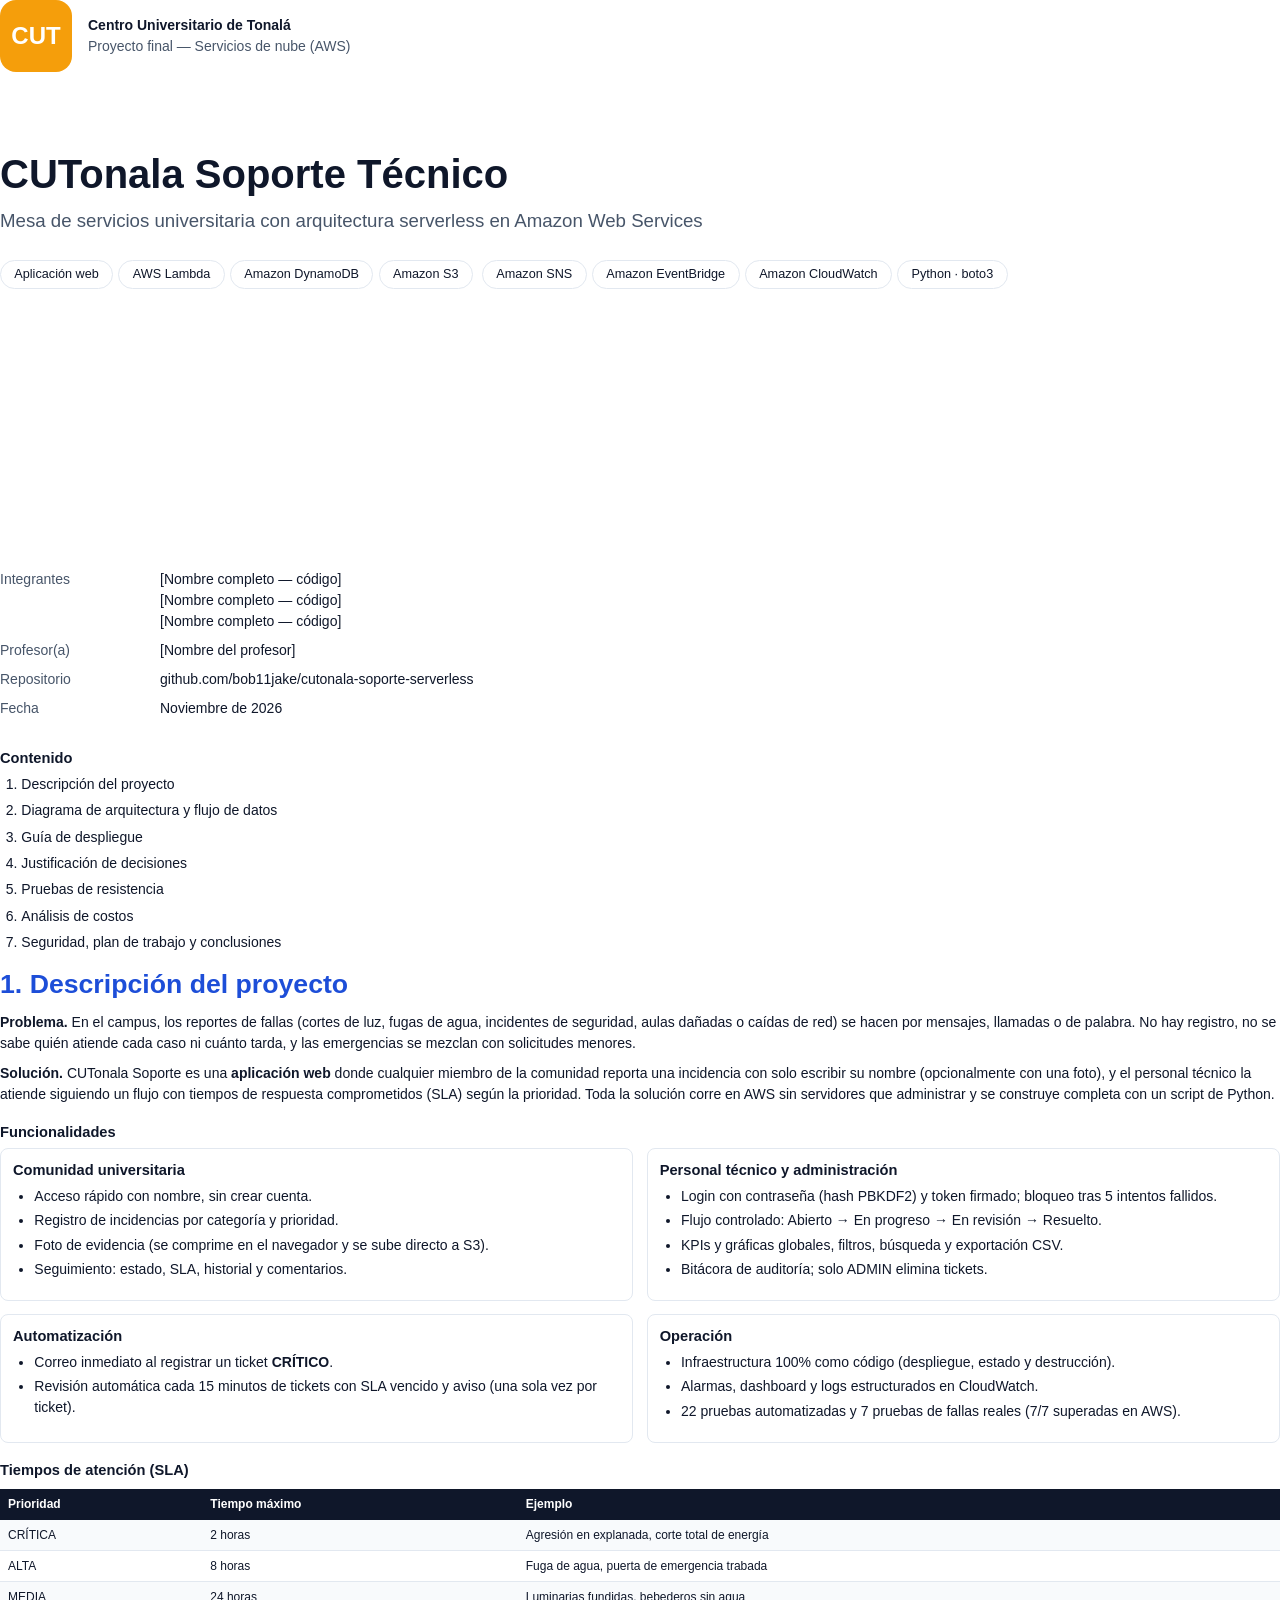
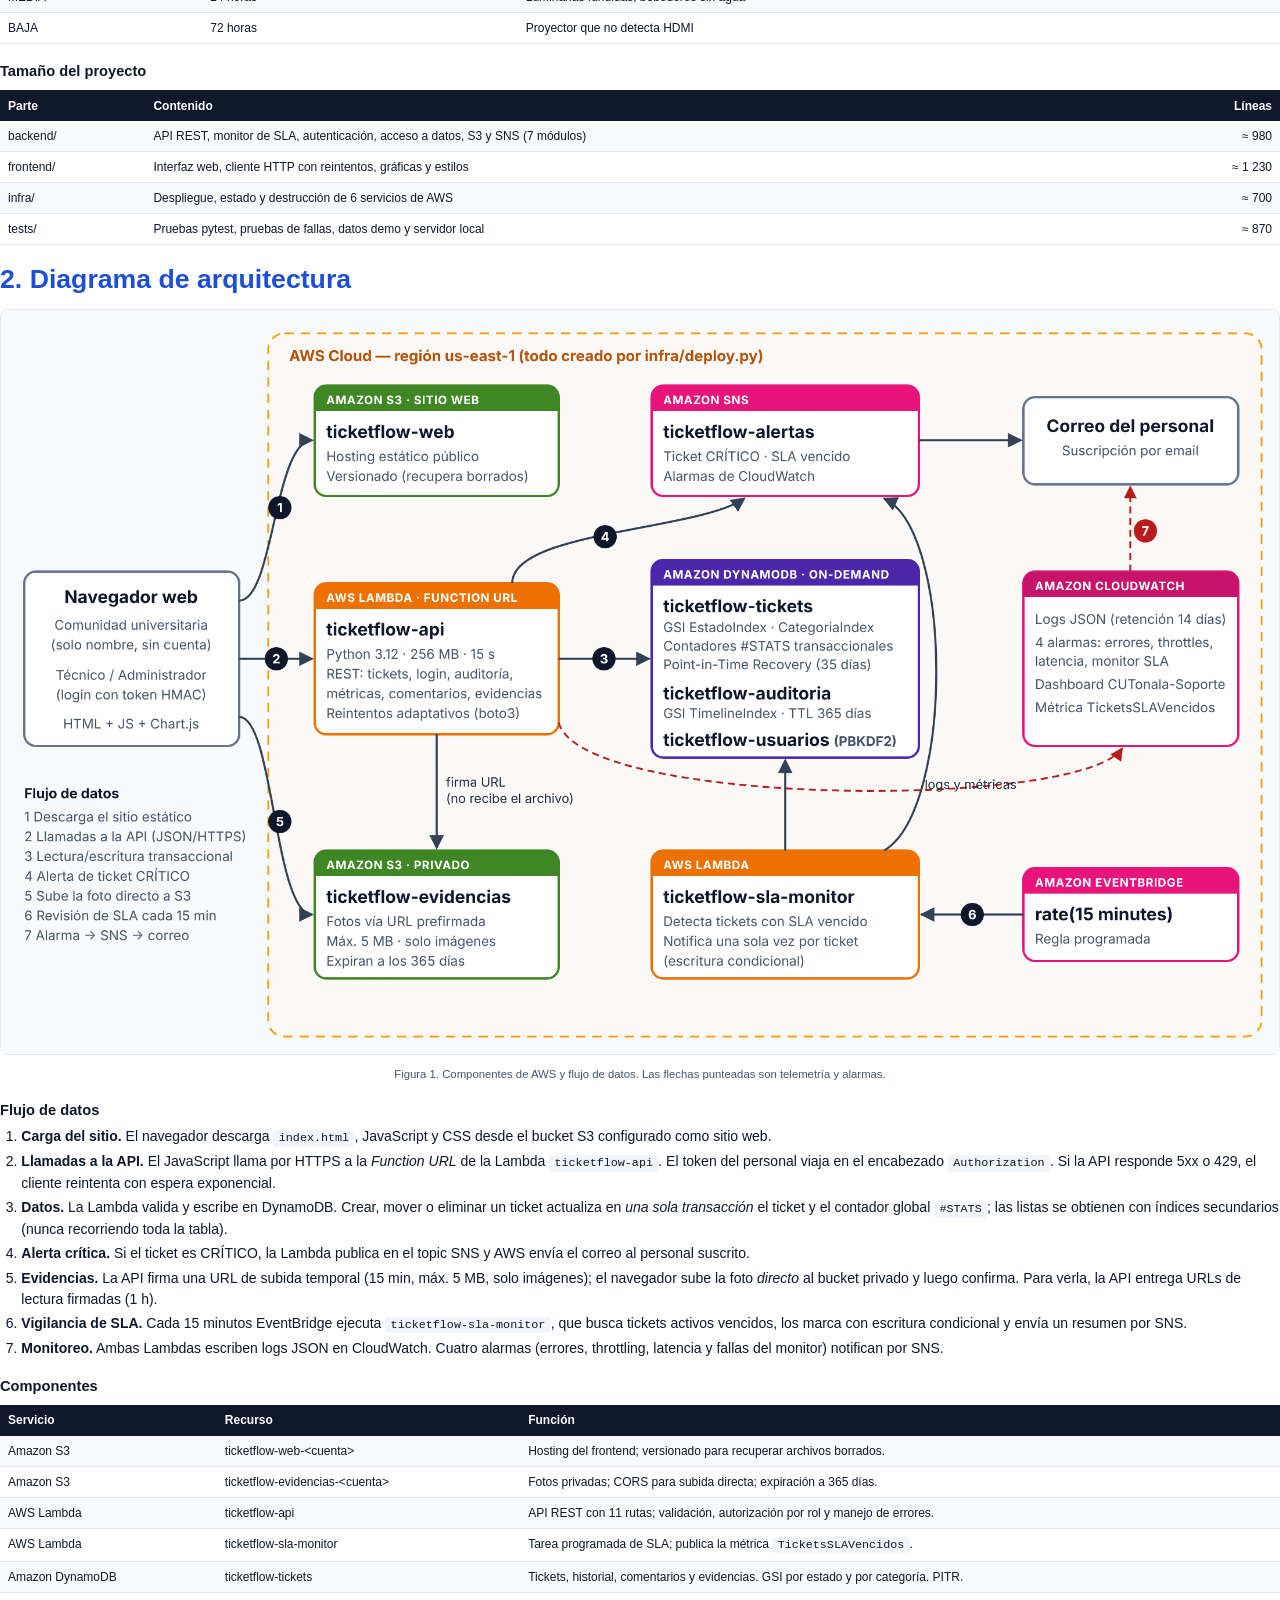
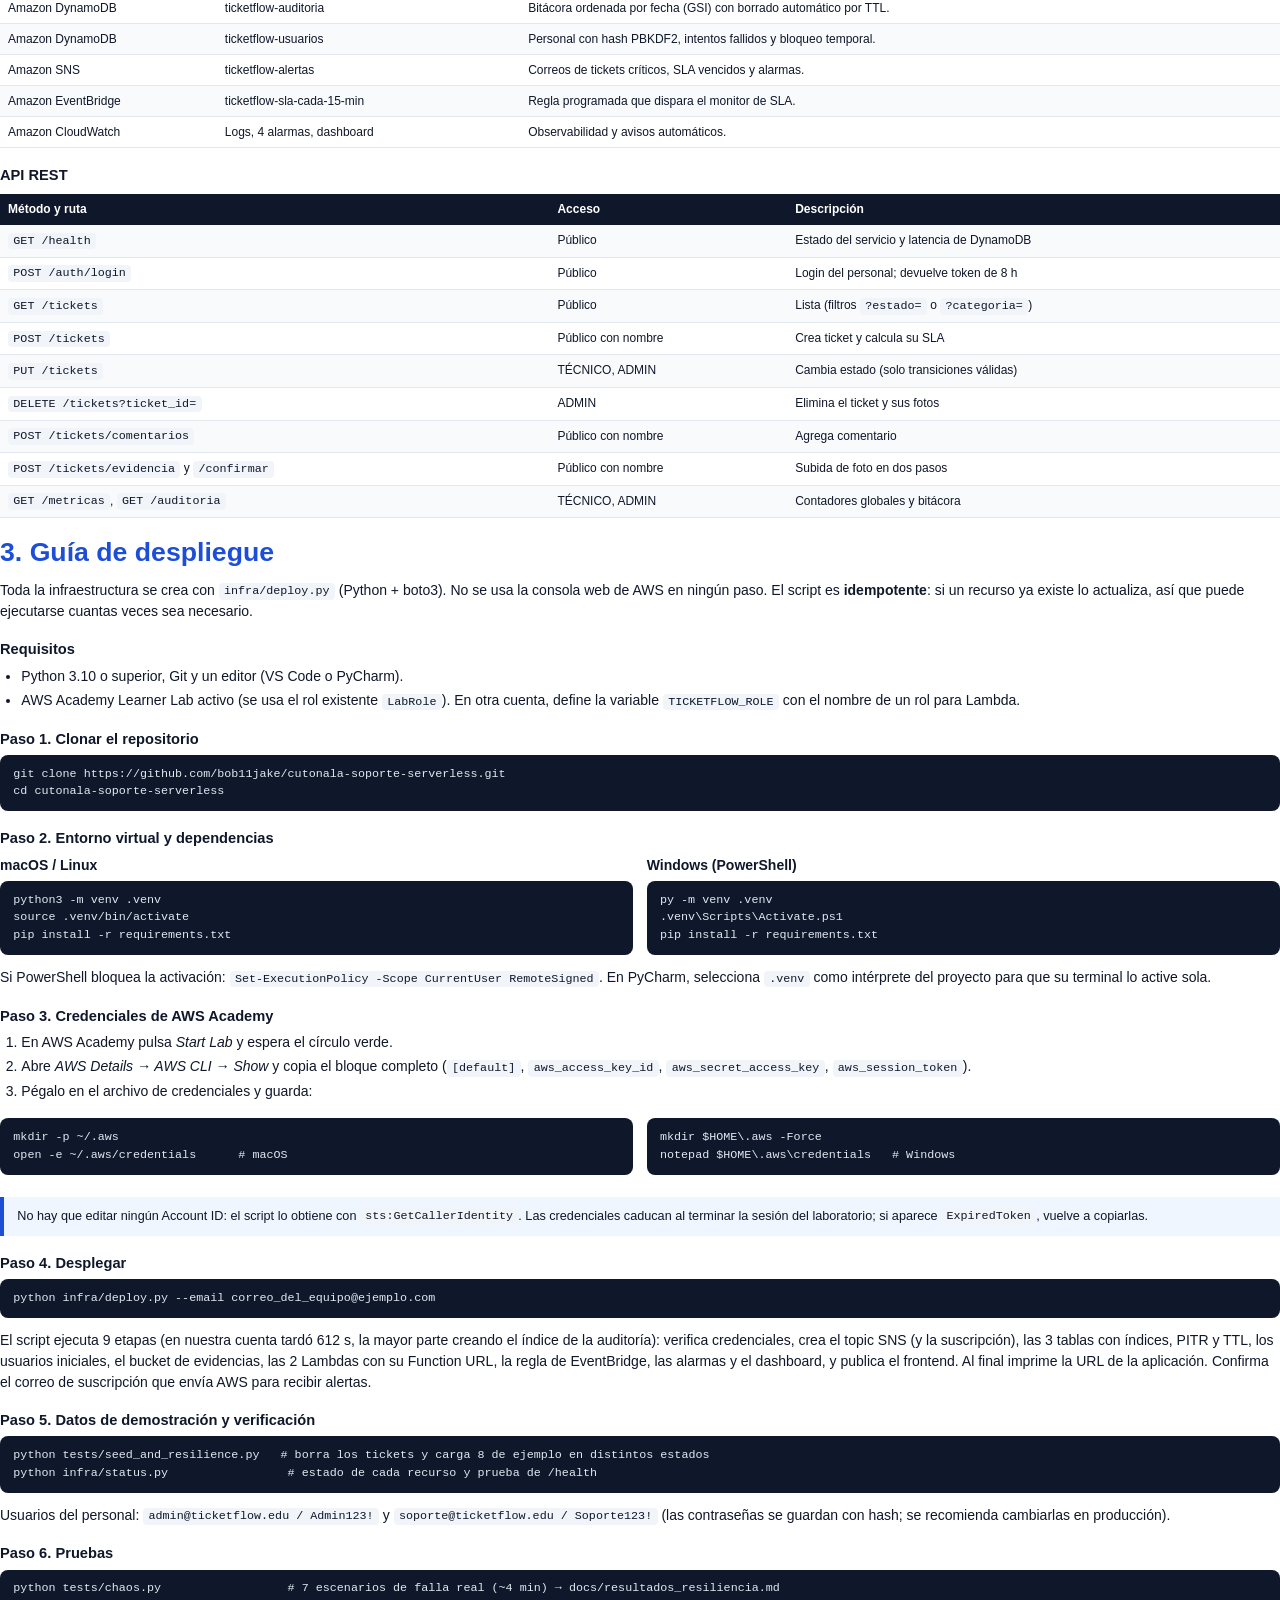
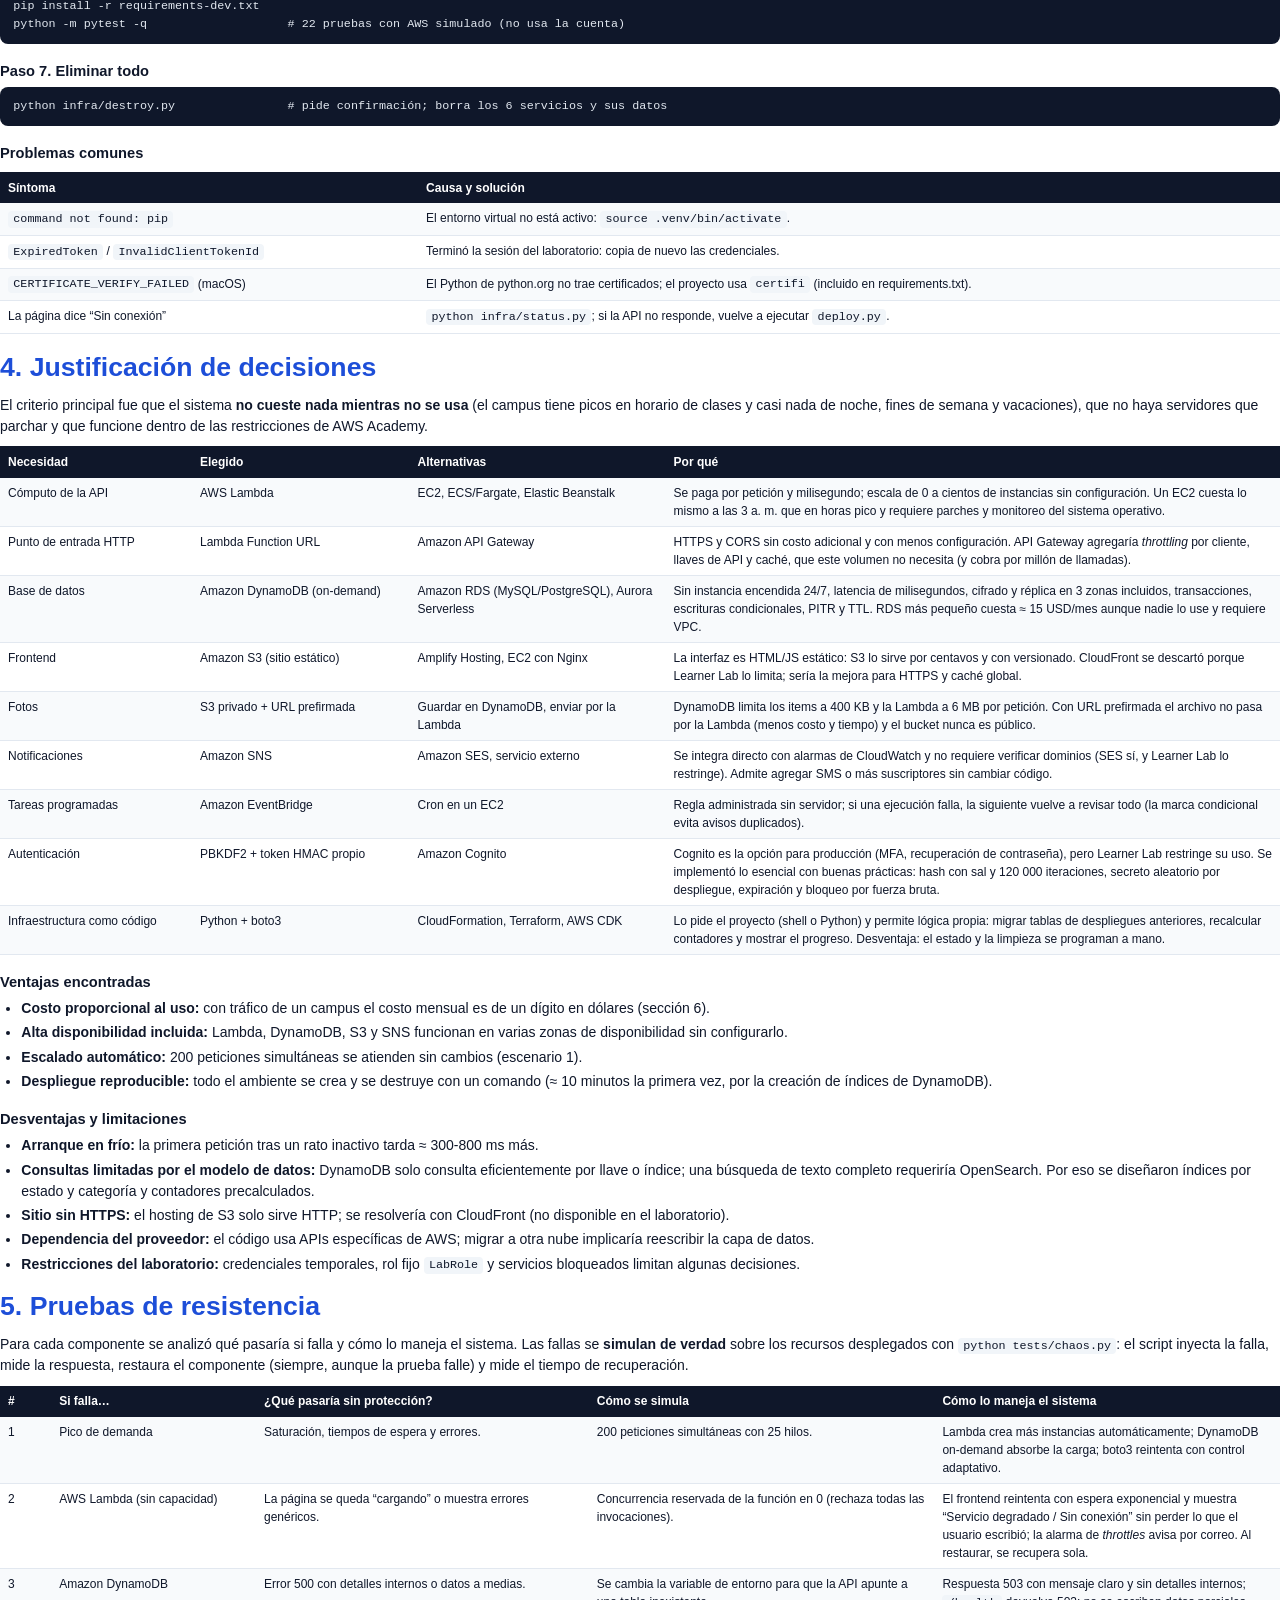
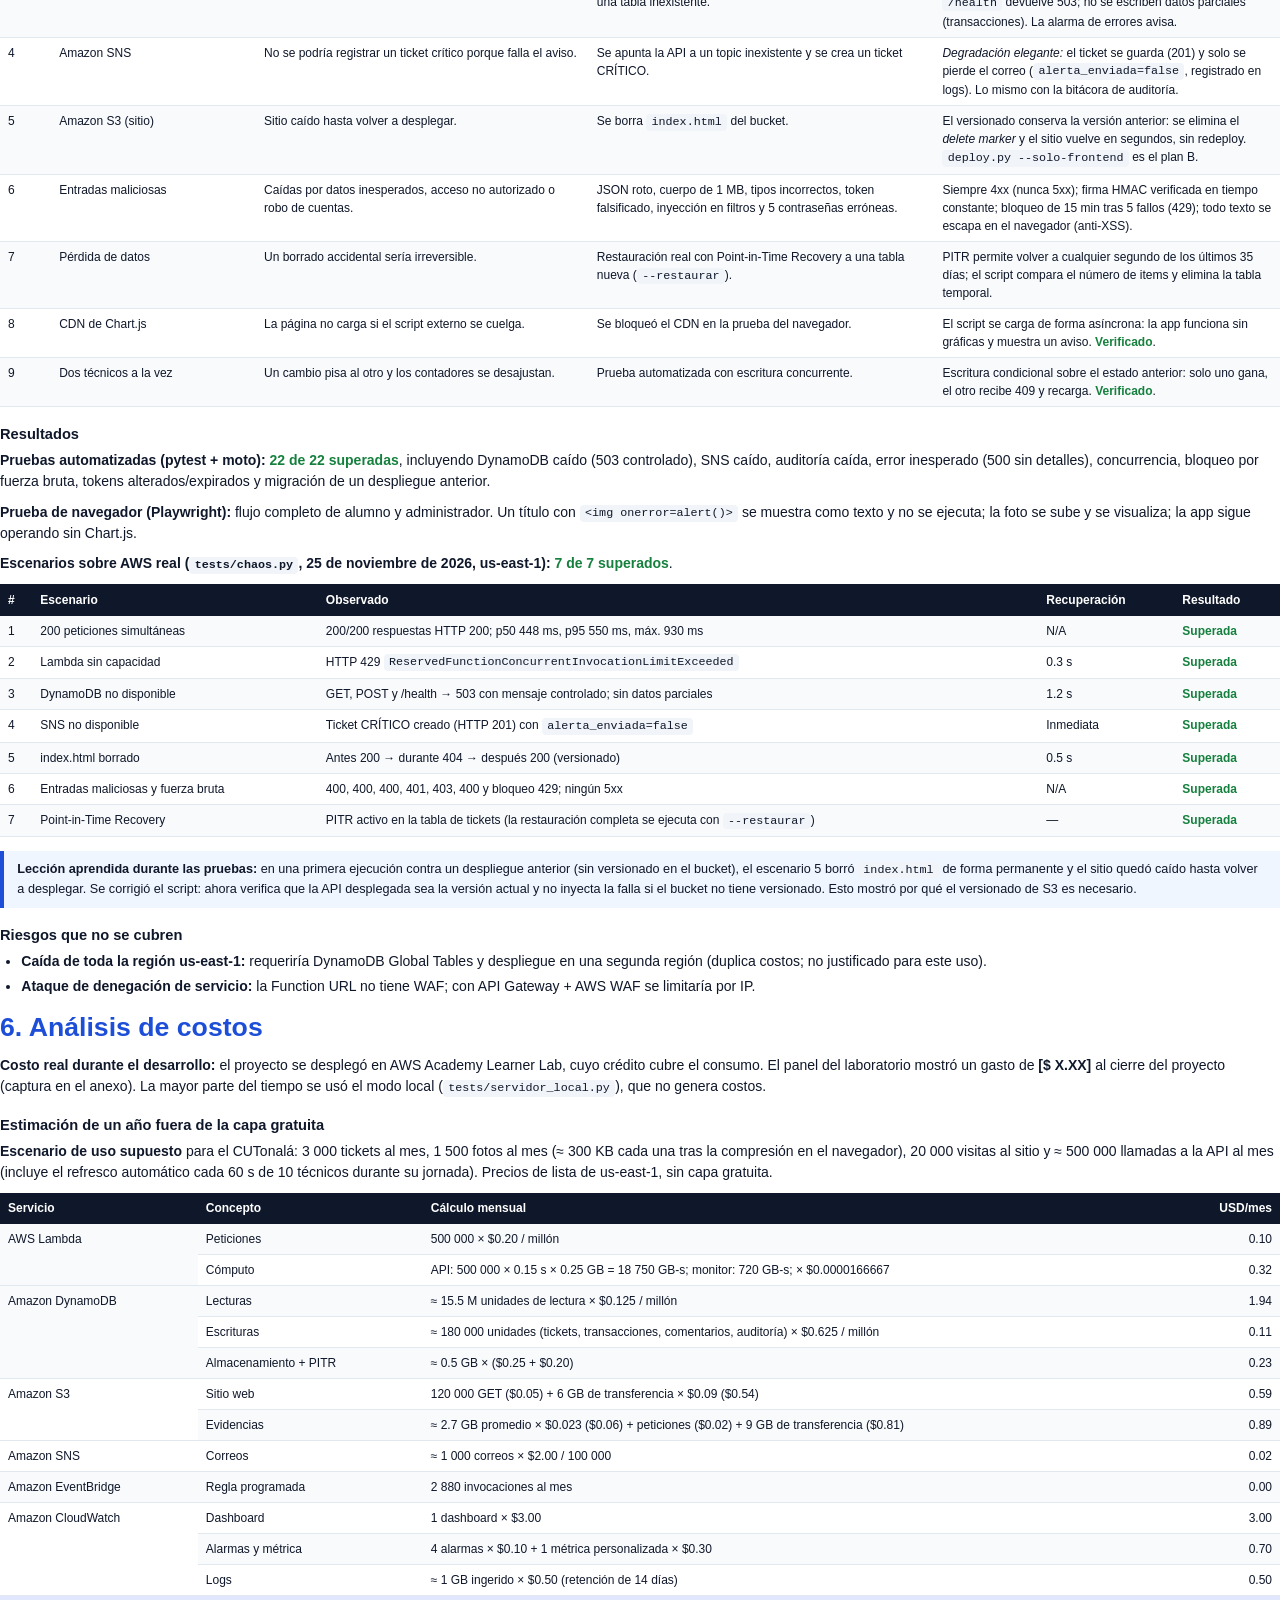
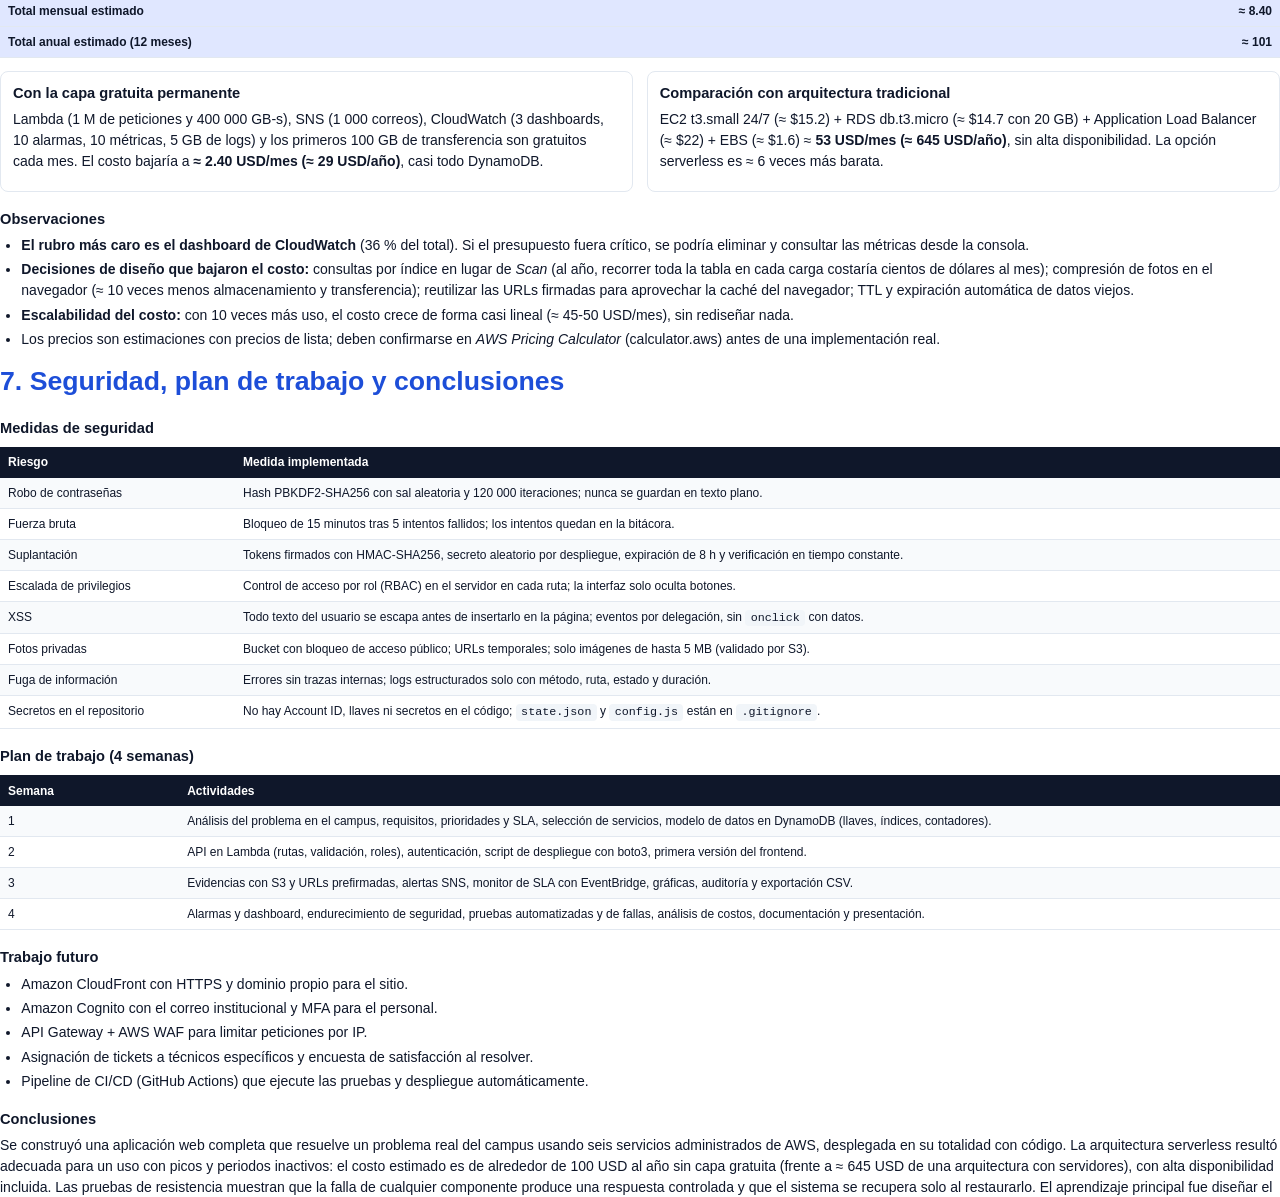
<file: docs/fuentes/documentacion.html>
<!DOCTYPE html>
<html lang="es">
<head>
<meta charset="UTF-8">
<title>Documentación — CUTonala Soporte Técnico</title>
<style>
  @page { size: A4; margin: 18mm 16mm 18mm 16mm; }
  :root { --azul:#1d4ed8; --oscuro:#0f172a; --gris:#475569; --borde:#e2e8f0; --suave:#f1f5f9; }
  * { box-sizing: border-box; }
  body { font-family: "Inter", "Segoe UI", Helvetica, Arial, sans-serif; color: var(--oscuro); font-size: 10.5pt; line-height: 1.5; margin: 0; }
  h1 { font-size: 20pt; color: var(--azul); margin: 0 0 6pt; break-after: avoid; }
  h2 { font-size: 13.5pt; margin: 16pt 0 6pt; border-bottom: 2px solid var(--borde); padding-bottom: 3pt; break-after: avoid; }
  h3 { font-size: 11pt; margin: 12pt 0 4pt; break-after: avoid; }
  p { margin: 0 0 7pt; }
  .seccion { break-before: page; }
  table { width: 100%; border-collapse: collapse; margin: 6pt 0 10pt; font-size: 9pt; break-inside: auto; }
  tr { break-inside: avoid; }
  th { background: var(--oscuro); color: #fff; text-align: left; padding: 5pt 6pt; font-weight: 600; }
  td { border-bottom: 1px solid var(--borde); padding: 4.5pt 6pt; vertical-align: top; }
  tr:nth-child(even) td { background: #f8fafc; }
  td.num, th.num { text-align: right; white-space: nowrap; }
  tr.total td { font-weight: 700; background: #e0e7ff !important; }
  code, pre { font-family: "JetBrains Mono", Consolas, Menlo, monospace; font-size: 8.8pt; }
  code { background: var(--suave); padding: 1pt 4pt; border-radius: 3pt; }
  pre { background: #0f172a; color: #e2e8f0; padding: 8pt 10pt; border-radius: 6pt; margin: 4pt 0 9pt; white-space: pre-wrap; break-inside: avoid; }
  .nota { background: #eff6ff; border-left: 4px solid var(--azul); padding: 7pt 10pt; margin: 8pt 0; font-size: 9.5pt; break-inside: avoid; }
  .aviso { background: #fffbeb; border-left: 4px solid #d97706; padding: 7pt 10pt; margin: 8pt 0; font-size: 9.5pt; break-inside: avoid; }
  .ok { color: #15803d; font-weight: 700; }
  .pend { color: #b45309; font-weight: 700; }
  ol, ul { margin: 0 0 8pt; padding-left: 16pt; }
  li { margin-bottom: 2.5pt; }
  figure { margin: 8pt 0 12pt; text-align: center; break-inside: avoid; }
  figure img { width: 100%; border: 1px solid var(--borde); border-radius: 6pt; }
  figcaption { font-size: 8.5pt; color: var(--gris); margin-top: 4pt; }
  .dos { display: grid; grid-template-columns: 1fr 1fr; gap: 10pt; }
  .tarjeta { border: 1px solid var(--borde); border-radius: 6pt; padding: 7pt 9pt; break-inside: avoid; }
  .tarjeta h3 { margin-top: 0; }

  /* Portada */
  .portada { height: 255mm; display: flex; flex-direction: column; justify-content: space-between; }
  .portada .marca { display: flex; align-items: center; gap: 12pt; }
  .portada .logo { width: 54pt; height: 54pt; border-radius: 12pt; background: #f59e0b; color: #fff; font-weight: 800; font-size: 18pt; display: flex; align-items: center; justify-content: center; }
  .portada h1 { font-size: 30pt; color: var(--oscuro); line-height: 1.1; margin-top: 60pt; }
  .portada .sub { font-size: 14pt; color: var(--gris); margin-top: 8pt; }
  .portada .chips span { display: inline-block; border: 1px solid var(--borde); border-radius: 20pt; padding: 3pt 10pt; margin: 3pt 4pt 0 0; font-size: 9.5pt; }
  .portada table td { border: none; padding: 3pt 0; background: none !important; font-size: 10.5pt; }
  .indice li { margin-bottom: 4pt; }
</style>
</head>
<body>

<!-- ============================================================ PORTADA -->
<section class="portada">
  <div>
    <div class="marca"><div class="logo">CUT</div><div><strong>Centro Universitario de Tonalá</strong><br><span style="color:#475569">Proyecto final — Servicios de nube (AWS)</span></div></div>
    <h1>CUTonala Soporte Técnico</h1>
    <div class="sub">Mesa de servicios universitaria con arquitectura serverless en Amazon Web Services</div>
    <div class="chips" style="margin-top:16pt">
      <span>Aplicación web</span><span>AWS Lambda</span><span>Amazon DynamoDB</span><span>Amazon S3</span>
      <span>Amazon SNS</span><span>Amazon EventBridge</span><span>Amazon CloudWatch</span><span>Python · boto3</span>
    </div>
  </div>
  <div>
    <table>
      <tr><td style="width:120pt;color:#475569">Integrantes</td><td>[Nombre completo — código]<br>[Nombre completo — código]<br>[Nombre completo — código]</td></tr>
      <tr><td style="color:#475569">Profesor(a)</td><td>[Nombre del profesor]</td></tr>
      <tr><td style="color:#475569">Repositorio</td><td>github.com/bob11jake/cutonala-soporte-serverless</td></tr>
      <tr><td style="color:#475569">Fecha</td><td>Noviembre de 2026</td></tr>
    </table>
    <h3 style="margin-top:18pt">Contenido</h3>
    <ol class="indice">
      <li>Descripción del proyecto</li>
      <li>Diagrama de arquitectura y flujo de datos</li>
      <li>Guía de despliegue</li>
      <li>Justificación de decisiones</li>
      <li>Pruebas de resistencia</li>
      <li>Análisis de costos</li>
      <li>Seguridad, plan de trabajo y conclusiones</li>
    </ol>
  </div>
</section>

<!-- ============================================================ 1 -->
<section class="seccion">
<h1>1. Descripción del proyecto</h1>
<p><strong>Problema.</strong> En el campus, los reportes de fallas (cortes de luz, fugas de agua, incidentes de seguridad, aulas dañadas o caídas de red) se hacen por mensajes, llamadas o de palabra. No hay registro, no se sabe quién atiende cada caso ni cuánto tarda, y las emergencias se mezclan con solicitudes menores.</p>
<p><strong>Solución.</strong> CUTonala Soporte es una <strong>aplicación web</strong> donde cualquier miembro de la comunidad reporta una incidencia con solo escribir su nombre (opcionalmente con una foto), y el personal técnico la atiende siguiendo un flujo con tiempos de respuesta comprometidos (SLA) según la prioridad. Toda la solución corre en AWS sin servidores que administrar y se construye completa con un script de Python.</p>

<h3>Funcionalidades</h3>
<div class="dos">
<div class="tarjeta"><h3>Comunidad universitaria</h3><ul>
  <li>Acceso rápido con nombre, sin crear cuenta.</li>
  <li>Registro de incidencias por categoría y prioridad.</li>
  <li>Foto de evidencia (se comprime en el navegador y se sube directo a S3).</li>
  <li>Seguimiento: estado, SLA, historial y comentarios.</li>
</ul></div>
<div class="tarjeta"><h3>Personal técnico y administración</h3><ul>
  <li>Login con contraseña (hash PBKDF2) y token firmado; bloqueo tras 5 intentos fallidos.</li>
  <li>Flujo controlado: Abierto → En progreso → En revisión → Resuelto.</li>
  <li>KPIs y gráficas globales, filtros, búsqueda y exportación CSV.</li>
  <li>Bitácora de auditoría; solo ADMIN elimina tickets.</li>
</ul></div>
<div class="tarjeta"><h3>Automatización</h3><ul>
  <li>Correo inmediato al registrar un ticket <strong>CRÍTICO</strong>.</li>
  <li>Revisión automática cada 15 minutos de tickets con SLA vencido y aviso (una sola vez por ticket).</li>
</ul></div>
<div class="tarjeta"><h3>Operación</h3><ul>
  <li>Infraestructura 100% como código (despliegue, estado y destrucción).</li>
  <li>Alarmas, dashboard y logs estructurados en CloudWatch.</li>
  <li>22 pruebas automatizadas y 7 pruebas de fallas reales (7/7 superadas en AWS).</li>
</ul></div>
</div>

<h3>Tiempos de atención (SLA)</h3>
<table>
  <tr><th>Prioridad</th><th>Tiempo máximo</th><th>Ejemplo</th></tr>
  <tr><td>CRÍTICA</td><td>2 horas</td><td>Agresión en explanada, corte total de energía</td></tr>
  <tr><td>ALTA</td><td>8 horas</td><td>Fuga de agua, puerta de emergencia trabada</td></tr>
  <tr><td>MEDIA</td><td>24 horas</td><td>Luminarias fundidas, bebederos sin agua</td></tr>
  <tr><td>BAJA</td><td>72 horas</td><td>Proyector que no detecta HDMI</td></tr>
</table>

<h3>Tamaño del proyecto</h3>
<table>
  <tr><th>Parte</th><th>Contenido</th><th class="num">Líneas</th></tr>
  <tr><td>backend/</td><td>API REST, monitor de SLA, autenticación, acceso a datos, S3 y SNS (7 módulos)</td><td class="num">≈ 980</td></tr>
  <tr><td>frontend/</td><td>Interfaz web, cliente HTTP con reintentos, gráficas y estilos</td><td class="num">≈ 1 230</td></tr>
  <tr><td>infra/</td><td>Despliegue, estado y destrucción de 6 servicios de AWS</td><td class="num">≈ 700</td></tr>
  <tr><td>tests/</td><td>Pruebas pytest, pruebas de fallas, datos demo y servidor local</td><td class="num">≈ 870</td></tr>
</table>
</section>

<!-- ============================================================ 2 -->
<section class="seccion">
<h1>2. Diagrama de arquitectura</h1>
<figure>
  <img src="../arquitectura.png" alt="Diagrama de arquitectura de CUTonala Soporte">
  <figcaption>Figura 1. Componentes de AWS y flujo de datos. Las flechas punteadas son telemetría y alarmas.</figcaption>
</figure>

<h3>Flujo de datos</h3>
<ol>
  <li><strong>Carga del sitio.</strong> El navegador descarga <code>index.html</code>, JavaScript y CSS desde el bucket S3 configurado como sitio web.</li>
  <li><strong>Llamadas a la API.</strong> El JavaScript llama por HTTPS a la <em>Function URL</em> de la Lambda <code>ticketflow-api</code>. El token del personal viaja en el encabezado <code>Authorization</code>. Si la API responde 5xx o 429, el cliente reintenta con espera exponencial.</li>
  <li><strong>Datos.</strong> La Lambda valida y escribe en DynamoDB. Crear, mover o eliminar un ticket actualiza en <em>una sola transacción</em> el ticket y el contador global <code>#STATS</code>; las listas se obtienen con índices secundarios (nunca recorriendo toda la tabla).</li>
  <li><strong>Alerta crítica.</strong> Si el ticket es CRÍTICO, la Lambda publica en el topic SNS y AWS envía el correo al personal suscrito.</li>
  <li><strong>Evidencias.</strong> La API firma una URL de subida temporal (15 min, máx. 5 MB, solo imágenes); el navegador sube la foto <em>directo</em> al bucket privado y luego confirma. Para verla, la API entrega URLs de lectura firmadas (1 h).</li>
  <li><strong>Vigilancia de SLA.</strong> Cada 15 minutos EventBridge ejecuta <code>ticketflow-sla-monitor</code>, que busca tickets activos vencidos, los marca con escritura condicional y envía un resumen por SNS.</li>
  <li><strong>Monitoreo.</strong> Ambas Lambdas escriben logs JSON en CloudWatch. Cuatro alarmas (errores, throttling, latencia y fallas del monitor) notifican por SNS.</li>
</ol>

<h3>Componentes</h3>
<table>
  <tr><th>Servicio</th><th>Recurso</th><th>Función</th></tr>
  <tr><td>Amazon S3</td><td>ticketflow-web-&lt;cuenta&gt;</td><td>Hosting del frontend; versionado para recuperar archivos borrados.</td></tr>
  <tr><td>Amazon S3</td><td>ticketflow-evidencias-&lt;cuenta&gt;</td><td>Fotos privadas; CORS para subida directa; expiración a 365 días.</td></tr>
  <tr><td>AWS Lambda</td><td>ticketflow-api</td><td>API REST con 11 rutas; validación, autorización por rol y manejo de errores.</td></tr>
  <tr><td>AWS Lambda</td><td>ticketflow-sla-monitor</td><td>Tarea programada de SLA; publica la métrica <code>TicketsSLAVencidos</code>.</td></tr>
  <tr><td>Amazon DynamoDB</td><td>ticketflow-tickets</td><td>Tickets, historial, comentarios y evidencias. GSI por estado y por categoría. PITR.</td></tr>
  <tr><td>Amazon DynamoDB</td><td>ticketflow-auditoria</td><td>Bitácora ordenada por fecha (GSI) con borrado automático por TTL.</td></tr>
  <tr><td>Amazon DynamoDB</td><td>ticketflow-usuarios</td><td>Personal con hash PBKDF2, intentos fallidos y bloqueo temporal.</td></tr>
  <tr><td>Amazon SNS</td><td>ticketflow-alertas</td><td>Correos de tickets críticos, SLA vencidos y alarmas.</td></tr>
  <tr><td>Amazon EventBridge</td><td>ticketflow-sla-cada-15-min</td><td>Regla programada que dispara el monitor de SLA.</td></tr>
  <tr><td>Amazon CloudWatch</td><td>Logs, 4 alarmas, dashboard</td><td>Observabilidad y avisos automáticos.</td></tr>
</table>

<h3>API REST</h3>
<table>
  <tr><th>Método y ruta</th><th>Acceso</th><th>Descripción</th></tr>
  <tr><td><code>GET /health</code></td><td>Público</td><td>Estado del servicio y latencia de DynamoDB</td></tr>
  <tr><td><code>POST /auth/login</code></td><td>Público</td><td>Login del personal; devuelve token de 8 h</td></tr>
  <tr><td><code>GET /tickets</code></td><td>Público</td><td>Lista (filtros <code>?estado=</code> o <code>?categoria=</code>)</td></tr>
  <tr><td><code>POST /tickets</code></td><td>Público con nombre</td><td>Crea ticket y calcula su SLA</td></tr>
  <tr><td><code>PUT /tickets</code></td><td>TÉCNICO, ADMIN</td><td>Cambia estado (solo transiciones válidas)</td></tr>
  <tr><td><code>DELETE /tickets?ticket_id=</code></td><td>ADMIN</td><td>Elimina el ticket y sus fotos</td></tr>
  <tr><td><code>POST /tickets/comentarios</code></td><td>Público con nombre</td><td>Agrega comentario</td></tr>
  <tr><td><code>POST /tickets/evidencia</code> y <code>/confirmar</code></td><td>Público con nombre</td><td>Subida de foto en dos pasos</td></tr>
  <tr><td><code>GET /metricas</code>, <code>GET /auditoria</code></td><td>TÉCNICO, ADMIN</td><td>Contadores globales y bitácora</td></tr>
</table>
</section>

<!-- ============================================================ 3 -->
<section class="seccion">
<h1>3. Guía de despliegue</h1>
<p>Toda la infraestructura se crea con <code>infra/deploy.py</code> (Python + boto3). No se usa la consola web de AWS en ningún paso. El script es <strong>idempotente</strong>: si un recurso ya existe lo actualiza, así que puede ejecutarse cuantas veces sea necesario.</p>

<h3>Requisitos</h3>
<ul>
  <li>Python 3.10 o superior, Git y un editor (VS Code o PyCharm).</li>
  <li>AWS Academy Learner Lab activo (se usa el rol existente <code>LabRole</code>). En otra cuenta, define la variable <code>TICKETFLOW_ROLE</code> con el nombre de un rol para Lambda.</li>
</ul>

<h3>Paso 1. Clonar el repositorio</h3>
<pre>git clone https://github.com/bob11jake/cutonala-soporte-serverless.git
cd cutonala-soporte-serverless</pre>

<h3>Paso 2. Entorno virtual y dependencias</h3>
<div class="dos">
<div><strong>macOS / Linux</strong>
<pre>python3 -m venv .venv
source .venv/bin/activate
pip install -r requirements.txt</pre></div>
<div><strong>Windows (PowerShell)</strong>
<pre>py -m venv .venv
.venv\Scripts\Activate.ps1
pip install -r requirements.txt</pre></div>
</div>
<p>Si PowerShell bloquea la activación: <code>Set-ExecutionPolicy -Scope CurrentUser RemoteSigned</code>. En PyCharm, selecciona <code>.venv</code> como intérprete del proyecto para que su terminal lo active sola.</p>

<h3>Paso 3. Credenciales de AWS Academy</h3>
<ol>
  <li>En AWS Academy pulsa <em>Start Lab</em> y espera el círculo verde.</li>
  <li>Abre <em>AWS Details → AWS CLI → Show</em> y copia el bloque completo (<code>[default]</code>, <code>aws_access_key_id</code>, <code>aws_secret_access_key</code>, <code>aws_session_token</code>).</li>
  <li>Pégalo en el archivo de credenciales y guarda:</li>
</ol>
<div class="dos">
<div><pre>mkdir -p ~/.aws
open -e ~/.aws/credentials      # macOS</pre></div>
<div><pre>mkdir $HOME\.aws -Force
notepad $HOME\.aws\credentials   # Windows</pre></div>
</div>
<div class="nota">No hay que editar ningún Account ID: el script lo obtiene con <code>sts:GetCallerIdentity</code>. Las credenciales caducan al terminar la sesión del laboratorio; si aparece <code>ExpiredToken</code>, vuelve a copiarlas.</div>

<h3>Paso 4. Desplegar</h3>
<pre>python infra/deploy.py --email correo_del_equipo@ejemplo.com</pre>
<p>El script ejecuta 9 etapas (en nuestra cuenta tardó 612 s, la mayor parte creando el índice de la auditoría): verifica credenciales, crea el topic SNS (y la suscripción), las 3 tablas con índices, PITR y TTL, los usuarios iniciales, el bucket de evidencias, las 2 Lambdas con su Function URL, la regla de EventBridge, las alarmas y el dashboard, y publica el frontend. Al final imprime la URL de la aplicación. Confirma el correo de suscripción que envía AWS para recibir alertas.</p>

<h3>Paso 5. Datos de demostración y verificación</h3>
<pre>python tests/seed_and_resilience.py   # borra los tickets y carga 8 de ejemplo en distintos estados
python infra/status.py                 # estado de cada recurso y prueba de /health</pre>
<p>Usuarios del personal: <code>admin@ticketflow.edu / Admin123!</code> y <code>soporte@ticketflow.edu / Soporte123!</code> (las contraseñas se guardan con hash; se recomienda cambiarlas en producción).</p>

<h3>Paso 6. Pruebas</h3>
<pre>python tests/chaos.py                  # 7 escenarios de falla real (~4 min) → docs/resultados_resiliencia.md
pip install -r requirements-dev.txt
python -m pytest -q                    # 22 pruebas con AWS simulado (no usa la cuenta)</pre>

<h3>Paso 7. Eliminar todo</h3>
<pre>python infra/destroy.py                # pide confirmación; borra los 6 servicios y sus datos</pre>

<h3>Problemas comunes</h3>
<table>
  <tr><th>Síntoma</th><th>Causa y solución</th></tr>
  <tr><td><code>command not found: pip</code></td><td>El entorno virtual no está activo: <code>source .venv/bin/activate</code>.</td></tr>
  <tr><td><code>ExpiredToken</code> / <code>InvalidClientTokenId</code></td><td>Terminó la sesión del laboratorio: copia de nuevo las credenciales.</td></tr>
  <tr><td><code>CERTIFICATE_VERIFY_FAILED</code> (macOS)</td><td>El Python de python.org no trae certificados; el proyecto usa <code>certifi</code> (incluido en requirements.txt).</td></tr>
  <tr><td>La página dice “Sin conexión”</td><td><code>python infra/status.py</code>; si la API no responde, vuelve a ejecutar <code>deploy.py</code>.</td></tr>
</table>
</section>

<!-- ============================================================ 4 -->
<section class="seccion">
<h1>4. Justificación de decisiones</h1>
<p>El criterio principal fue que el sistema <strong>no cueste nada mientras no se usa</strong> (el campus tiene picos en horario de clases y casi nada de noche, fines de semana y vacaciones), que no haya servidores que parchar y que funcione dentro de las restricciones de AWS Academy.</p>

<table>
  <tr><th style="width:15%">Necesidad</th><th style="width:17%">Elegido</th><th style="width:20%">Alternativas</th><th>Por qué</th></tr>
  <tr><td>Cómputo de la API</td><td>AWS Lambda</td><td>EC2, ECS/Fargate, Elastic Beanstalk</td><td>Se paga por petición y milisegundo; escala de 0 a cientos de instancias sin configuración. Un EC2 cuesta lo mismo a las 3 a. m. que en horas pico y requiere parches y monitoreo del sistema operativo.</td></tr>
  <tr><td>Punto de entrada HTTP</td><td>Lambda Function URL</td><td>Amazon API Gateway</td><td>HTTPS y CORS sin costo adicional y con menos configuración. API Gateway agregaría <em>throttling</em> por cliente, llaves de API y caché, que este volumen no necesita (y cobra por millón de llamadas).</td></tr>
  <tr><td>Base de datos</td><td>Amazon DynamoDB (on-demand)</td><td>Amazon RDS (MySQL/PostgreSQL), Aurora Serverless</td><td>Sin instancia encendida 24/7, latencia de milisegundos, cifrado y réplica en 3 zonas incluidos, transacciones, escrituras condicionales, PITR y TTL. RDS más pequeño cuesta ≈ 15 USD/mes aunque nadie lo use y requiere VPC.</td></tr>
  <tr><td>Frontend</td><td>Amazon S3 (sitio estático)</td><td>Amplify Hosting, EC2 con Nginx</td><td>La interfaz es HTML/JS estático: S3 lo sirve por centavos y con versionado. CloudFront se descartó porque Learner Lab lo limita; sería la mejora para HTTPS y caché global.</td></tr>
  <tr><td>Fotos</td><td>S3 privado + URL prefirmada</td><td>Guardar en DynamoDB, enviar por la Lambda</td><td>DynamoDB limita los items a 400 KB y la Lambda a 6 MB por petición. Con URL prefirmada el archivo no pasa por la Lambda (menos costo y tiempo) y el bucket nunca es público.</td></tr>
  <tr><td>Notificaciones</td><td>Amazon SNS</td><td>Amazon SES, servicio externo</td><td>Se integra directo con alarmas de CloudWatch y no requiere verificar dominios (SES sí, y Learner Lab lo restringe). Admite agregar SMS o más suscriptores sin cambiar código.</td></tr>
  <tr><td>Tareas programadas</td><td>Amazon EventBridge</td><td>Cron en un EC2</td><td>Regla administrada sin servidor; si una ejecución falla, la siguiente vuelve a revisar todo (la marca condicional evita avisos duplicados).</td></tr>
  <tr><td>Autenticación</td><td>PBKDF2 + token HMAC propio</td><td>Amazon Cognito</td><td>Cognito es la opción para producción (MFA, recuperación de contraseña), pero Learner Lab restringe su uso. Se implementó lo esencial con buenas prácticas: hash con sal y 120 000 iteraciones, secreto aleatorio por despliegue, expiración y bloqueo por fuerza bruta.</td></tr>
  <tr><td>Infraestructura como código</td><td>Python + boto3</td><td>CloudFormation, Terraform, AWS CDK</td><td>Lo pide el proyecto (shell o Python) y permite lógica propia: migrar tablas de despliegues anteriores, recalcular contadores y mostrar el progreso. Desventaja: el estado y la limpieza se programan a mano.</td></tr>
</table>

<h3>Ventajas encontradas</h3>
<ul>
  <li><strong>Costo proporcional al uso:</strong> con tráfico de un campus el costo mensual es de un dígito en dólares (sección 6).</li>
  <li><strong>Alta disponibilidad incluida:</strong> Lambda, DynamoDB, S3 y SNS funcionan en varias zonas de disponibilidad sin configurarlo.</li>
  <li><strong>Escalado automático:</strong> 200 peticiones simultáneas se atienden sin cambios (escenario 1).</li>
  <li><strong>Despliegue reproducible:</strong> todo el ambiente se crea y se destruye con un comando (≈ 10 minutos la primera vez, por la creación de índices de DynamoDB).</li>
</ul>
<h3>Desventajas y limitaciones</h3>
<ul>
  <li><strong>Arranque en frío:</strong> la primera petición tras un rato inactivo tarda ≈ 300-800 ms más.</li>
  <li><strong>Consultas limitadas por el modelo de datos:</strong> DynamoDB solo consulta eficientemente por llave o índice; una búsqueda de texto completo requeriría OpenSearch. Por eso se diseñaron índices por estado y categoría y contadores precalculados.</li>
  <li><strong>Sitio sin HTTPS:</strong> el hosting de S3 solo sirve HTTP; se resolvería con CloudFront (no disponible en el laboratorio).</li>
  <li><strong>Dependencia del proveedor:</strong> el código usa APIs específicas de AWS; migrar a otra nube implicaría reescribir la capa de datos.</li>
  <li><strong>Restricciones del laboratorio:</strong> credenciales temporales, rol fijo <code>LabRole</code> y servicios bloqueados limitan algunas decisiones.</li>
</ul>
</section>

<!-- ============================================================ 5 -->
<section class="seccion">
<h1>5. Pruebas de resistencia</h1>
<p>Para cada componente se analizó qué pasaría si falla y cómo lo maneja el sistema. Las fallas se <strong>simulan de verdad</strong> sobre los recursos desplegados con <code>python tests/chaos.py</code>: el script inyecta la falla, mide la respuesta, restaura el componente (siempre, aunque la prueba falle) y mide el tiempo de recuperación.</p>

<table>
  <tr><th style="width:4%">#</th><th style="width:16%">Si falla…</th><th style="width:26%">¿Qué pasaría sin protección?</th><th style="width:27%">Cómo se simula</th><th>Cómo lo maneja el sistema</th></tr>
  <tr><td>1</td><td>Pico de demanda</td><td>Saturación, tiempos de espera y errores.</td><td>200 peticiones simultáneas con 25 hilos.</td><td>Lambda crea más instancias automáticamente; DynamoDB on-demand absorbe la carga; boto3 reintenta con control adaptativo.</td></tr>
  <tr><td>2</td><td>AWS Lambda (sin capacidad)</td><td>La página se queda “cargando” o muestra errores genéricos.</td><td>Concurrencia reservada de la función en 0 (rechaza todas las invocaciones).</td><td>El frontend reintenta con espera exponencial y muestra “Servicio degradado / Sin conexión” sin perder lo que el usuario escribió; la alarma de <em>throttles</em> avisa por correo. Al restaurar, se recupera sola.</td></tr>
  <tr><td>3</td><td>Amazon DynamoDB</td><td>Error 500 con detalles internos o datos a medias.</td><td>Se cambia la variable de entorno para que la API apunte a una tabla inexistente.</td><td>Respuesta 503 con mensaje claro y sin detalles internos; <code>/health</code> devuelve 503; no se escriben datos parciales (transacciones). La alarma de errores avisa.</td></tr>
  <tr><td>4</td><td>Amazon SNS</td><td>No se podría registrar un ticket crítico porque falla el aviso.</td><td>Se apunta la API a un topic inexistente y se crea un ticket CRÍTICO.</td><td><em>Degradación elegante:</em> el ticket se guarda (201) y solo se pierde el correo (<code>alerta_enviada=false</code>, registrado en logs). Lo mismo con la bitácora de auditoría.</td></tr>
  <tr><td>5</td><td>Amazon S3 (sitio)</td><td>Sitio caído hasta volver a desplegar.</td><td>Se borra <code>index.html</code> del bucket.</td><td>El versionado conserva la versión anterior: se elimina el <em>delete marker</em> y el sitio vuelve en segundos, sin redeploy. <code>deploy.py --solo-frontend</code> es el plan B.</td></tr>
  <tr><td>6</td><td>Entradas maliciosas</td><td>Caídas por datos inesperados, acceso no autorizado o robo de cuentas.</td><td>JSON roto, cuerpo de 1 MB, tipos incorrectos, token falsificado, inyección en filtros y 5 contraseñas erróneas.</td><td>Siempre 4xx (nunca 5xx); firma HMAC verificada en tiempo constante; bloqueo de 15 min tras 5 fallos (429); todo texto se escapa en el navegador (anti-XSS).</td></tr>
  <tr><td>7</td><td>Pérdida de datos</td><td>Un borrado accidental sería irreversible.</td><td>Restauración real con Point-in-Time Recovery a una tabla nueva (<code>--restaurar</code>).</td><td>PITR permite volver a cualquier segundo de los últimos 35 días; el script compara el número de items y elimina la tabla temporal.</td></tr>
  <tr><td>8</td><td>CDN de Chart.js</td><td>La página no carga si el script externo se cuelga.</td><td>Se bloqueó el CDN en la prueba del navegador.</td><td>El script se carga de forma asíncrona: la app funciona sin gráficas y muestra un aviso. <span class="ok">Verificado</span>.</td></tr>
  <tr><td>9</td><td>Dos técnicos a la vez</td><td>Un cambio pisa al otro y los contadores se desajustan.</td><td>Prueba automatizada con escritura concurrente.</td><td>Escritura condicional sobre el estado anterior: solo uno gana, el otro recibe 409 y recarga. <span class="ok">Verificado</span>.</td></tr>
</table>

<h3>Resultados</h3>
<p><strong>Pruebas automatizadas (pytest + moto):</strong> <span class="ok">22 de 22 superadas</span>, incluyendo DynamoDB caído (503 controlado), SNS caído, auditoría caída, error inesperado (500 sin detalles), concurrencia, bloqueo por fuerza bruta, tokens alterados/expirados y migración de un despliegue anterior.</p>
<p><strong>Prueba de navegador (Playwright):</strong> flujo completo de alumno y administrador. Un título con <code>&lt;img onerror=alert()&gt;</code> se muestra como texto y no se ejecuta; la foto se sube y se visualiza; la app sigue operando sin Chart.js.</p>
<p><strong>Escenarios sobre AWS real (<code>tests/chaos.py</code>, 25 de noviembre de 2026, us-east-1):</strong> <span class="ok">7 de 7 superados</span>.</p>
<table>
  <tr><th>#</th><th>Escenario</th><th>Observado</th><th>Recuperación</th><th>Resultado</th></tr>
  <tr><td>1</td><td>200 peticiones simultáneas</td><td>200/200 respuestas HTTP 200; p50 448 ms, p95 550 ms, máx. 930 ms</td><td>N/A</td><td class="ok">Superada</td></tr>
  <tr><td>2</td><td>Lambda sin capacidad</td><td>HTTP 429 <code>ReservedFunctionConcurrentInvocationLimitExceeded</code></td><td>0.3 s</td><td class="ok">Superada</td></tr>
  <tr><td>3</td><td>DynamoDB no disponible</td><td>GET, POST y /health → 503 con mensaje controlado; sin datos parciales</td><td>1.2 s</td><td class="ok">Superada</td></tr>
  <tr><td>4</td><td>SNS no disponible</td><td>Ticket CRÍTICO creado (HTTP 201) con <code>alerta_enviada=false</code></td><td>Inmediata</td><td class="ok">Superada</td></tr>
  <tr><td>5</td><td>index.html borrado</td><td>Antes 200 → durante 404 → después 200 (versionado)</td><td>0.5 s</td><td class="ok">Superada</td></tr>
  <tr><td>6</td><td>Entradas maliciosas y fuerza bruta</td><td>400, 400, 400, 401, 403, 400 y bloqueo 429; ningún 5xx</td><td>N/A</td><td class="ok">Superada</td></tr>
  <tr><td>7</td><td>Point-in-Time Recovery</td><td>PITR activo en la tabla de tickets (la restauración completa se ejecuta con <code>--restaurar</code>)</td><td>—</td><td class="ok">Superada</td></tr>
</table>
<div class="nota"><strong>Lección aprendida durante las pruebas:</strong> en una primera ejecución contra un despliegue anterior (sin versionado en el bucket), el escenario 5 borró <code>index.html</code> de forma permanente y el sitio quedó caído hasta volver a desplegar. Se corrigió el script: ahora verifica que la API desplegada sea la versión actual y no inyecta la falla si el bucket no tiene versionado. Esto mostró por qué el versionado de S3 es necesario.</div>

<h3>Riesgos que no se cubren</h3>
<ul>
  <li><strong>Caída de toda la región us-east-1:</strong> requeriría DynamoDB Global Tables y despliegue en una segunda región (duplica costos; no justificado para este uso).</li>
  <li><strong>Ataque de denegación de servicio:</strong> la Function URL no tiene WAF; con API Gateway + AWS WAF se limitaría por IP.</li>
</ul>
</section>

<!-- ============================================================ 6 -->
<section class="seccion">
<h1>6. Análisis de costos</h1>
<p><strong>Costo real durante el desarrollo:</strong> el proyecto se desplegó en AWS Academy Learner Lab, cuyo crédito cubre el consumo. El panel del laboratorio mostró un gasto de <strong>[$ X.XX]</strong> al cierre del proyecto (captura en el anexo). La mayor parte del tiempo se usó el modo local (<code>tests/servidor_local.py</code>), que no genera costos.</p>

<h3>Estimación de un año fuera de la capa gratuita</h3>
<p><strong>Escenario de uso supuesto</strong> para el CUTonalá: 3 000 tickets al mes, 1 500 fotos al mes (≈ 300 KB cada una tras la compresión en el navegador), 20 000 visitas al sitio y ≈ 500 000 llamadas a la API al mes (incluye el refresco automático cada 60 s de 10 técnicos durante su jornada). Precios de lista de us-east-1, sin capa gratuita.</p>
<table>
  <tr><th>Servicio</th><th>Concepto</th><th>Cálculo mensual</th><th class="num">USD/mes</th></tr>
  <tr><td rowspan="2">AWS Lambda</td><td>Peticiones</td><td>500 000 × $0.20 / millón</td><td class="num">0.10</td></tr>
  <tr><td>Cómputo</td><td>API: 500 000 × 0.15 s × 0.25 GB = 18 750 GB-s; monitor: 720 GB-s; × $0.0000166667</td><td class="num">0.32</td></tr>
  <tr><td rowspan="3">Amazon DynamoDB</td><td>Lecturas</td><td>≈ 15.5 M unidades de lectura × $0.125 / millón</td><td class="num">1.94</td></tr>
  <tr><td>Escrituras</td><td>≈ 180 000 unidades (tickets, transacciones, comentarios, auditoría) × $0.625 / millón</td><td class="num">0.11</td></tr>
  <tr><td>Almacenamiento + PITR</td><td>≈ 0.5 GB × ($0.25 + $0.20)</td><td class="num">0.23</td></tr>
  <tr><td rowspan="2">Amazon S3</td><td>Sitio web</td><td>120 000 GET ($0.05) + 6 GB de transferencia × $0.09 ($0.54)</td><td class="num">0.59</td></tr>
  <tr><td>Evidencias</td><td>≈ 2.7 GB promedio × $0.023 ($0.06) + peticiones ($0.02) + 9 GB de transferencia ($0.81)</td><td class="num">0.89</td></tr>
  <tr><td>Amazon SNS</td><td>Correos</td><td>≈ 1 000 correos × $2.00 / 100 000</td><td class="num">0.02</td></tr>
  <tr><td>Amazon EventBridge</td><td>Regla programada</td><td>2 880 invocaciones al mes</td><td class="num">0.00</td></tr>
  <tr><td rowspan="3">Amazon CloudWatch</td><td>Dashboard</td><td>1 dashboard × $3.00</td><td class="num">3.00</td></tr>
  <tr><td>Alarmas y métrica</td><td>4 alarmas × $0.10 + 1 métrica personalizada × $0.30</td><td class="num">0.70</td></tr>
  <tr><td>Logs</td><td>≈ 1 GB ingerido × $0.50 (retención de 14 días)</td><td class="num">0.50</td></tr>
  <tr class="total"><td colspan="3">Total mensual estimado</td><td class="num">≈ 8.40</td></tr>
  <tr class="total"><td colspan="3">Total anual estimado (12 meses)</td><td class="num">≈ 101</td></tr>
</table>

<div class="dos">
<div class="tarjeta"><h3>Con la capa gratuita permanente</h3>
<p>Lambda (1 M de peticiones y 400 000 GB-s), SNS (1 000 correos), CloudWatch (3 dashboards, 10 alarmas, 10 métricas, 5 GB de logs) y los primeros 100 GB de transferencia son gratuitos cada mes. El costo bajaría a <strong>≈ 2.40 USD/mes (≈ 29 USD/año)</strong>, casi todo DynamoDB.</p></div>
<div class="tarjeta"><h3>Comparación con arquitectura tradicional</h3>
<p>EC2 t3.small 24/7 (≈ $15.2) + RDS db.t3.micro (≈ $14.7 con 20 GB) + Application Load Balancer (≈ $22) + EBS (≈ $1.6) ≈ <strong>53 USD/mes (≈ 645 USD/año)</strong>, sin alta disponibilidad. La opción serverless es ≈ 6 veces más barata.</p></div>
</div>

<h3>Observaciones</h3>
<ul>
  <li><strong>El rubro más caro es el dashboard de CloudWatch</strong> (36 % del total). Si el presupuesto fuera crítico, se podría eliminar y consultar las métricas desde la consola.</li>
  <li><strong>Decisiones de diseño que bajaron el costo:</strong> consultas por índice en lugar de <em>Scan</em> (al año, recorrer toda la tabla en cada carga costaría cientos de dólares al mes); compresión de fotos en el navegador (≈ 10 veces menos almacenamiento y transferencia); reutilizar las URLs firmadas para aprovechar la caché del navegador; TTL y expiración automática de datos viejos.</li>
  <li><strong>Escalabilidad del costo:</strong> con 10 veces más uso, el costo crece de forma casi lineal (≈ 45-50 USD/mes), sin rediseñar nada.</li>
  <li>Los precios son estimaciones con precios de lista; deben confirmarse en <em>AWS Pricing Calculator</em> (calculator.aws) antes de una implementación real.</li>
</ul>
</section>

<!-- ============================================================ 7 -->
<section class="seccion">
<h1>7. Seguridad, plan de trabajo y conclusiones</h1>
<h3>Medidas de seguridad</h3>
<table>
  <tr><th>Riesgo</th><th>Medida implementada</th></tr>
  <tr><td>Robo de contraseñas</td><td>Hash PBKDF2-SHA256 con sal aleatoria y 120 000 iteraciones; nunca se guardan en texto plano.</td></tr>
  <tr><td>Fuerza bruta</td><td>Bloqueo de 15 minutos tras 5 intentos fallidos; los intentos quedan en la bitácora.</td></tr>
  <tr><td>Suplantación</td><td>Tokens firmados con HMAC-SHA256, secreto aleatorio por despliegue, expiración de 8 h y verificación en tiempo constante.</td></tr>
  <tr><td>Escalada de privilegios</td><td>Control de acceso por rol (RBAC) en el servidor en cada ruta; la interfaz solo oculta botones.</td></tr>
  <tr><td>XSS</td><td>Todo texto del usuario se escapa antes de insertarlo en la página; eventos por delegación, sin <code>onclick</code> con datos.</td></tr>
  <tr><td>Fotos privadas</td><td>Bucket con bloqueo de acceso público; URLs temporales; solo imágenes de hasta 5 MB (validado por S3).</td></tr>
  <tr><td>Fuga de información</td><td>Errores sin trazas internas; logs estructurados solo con método, ruta, estado y duración.</td></tr>
  <tr><td>Secretos en el repositorio</td><td>No hay Account ID, llaves ni secretos en el código; <code>state.json</code> y <code>config.js</code> están en <code>.gitignore</code>.</td></tr>
</table>

<h3>Plan de trabajo (4 semanas)</h3>
<table>
  <tr><th style="width:14%">Semana</th><th>Actividades</th></tr>
  <tr><td>1</td><td>Análisis del problema en el campus, requisitos, prioridades y SLA, selección de servicios, modelo de datos en DynamoDB (llaves, índices, contadores).</td></tr>
  <tr><td>2</td><td>API en Lambda (rutas, validación, roles), autenticación, script de despliegue con boto3, primera versión del frontend.</td></tr>
  <tr><td>3</td><td>Evidencias con S3 y URLs prefirmadas, alertas SNS, monitor de SLA con EventBridge, gráficas, auditoría y exportación CSV.</td></tr>
  <tr><td>4</td><td>Alarmas y dashboard, endurecimiento de seguridad, pruebas automatizadas y de fallas, análisis de costos, documentación y presentación.</td></tr>
</table>

<h3>Trabajo futuro</h3>
<ul>
  <li>Amazon CloudFront con HTTPS y dominio propio para el sitio.</li>
  <li>Amazon Cognito con el correo institucional y MFA para el personal.</li>
  <li>API Gateway + AWS WAF para limitar peticiones por IP.</li>
  <li>Asignación de tickets a técnicos específicos y encuesta de satisfacción al resolver.</li>
  <li>Pipeline de CI/CD (GitHub Actions) que ejecute las pruebas y despliegue automáticamente.</li>
</ul>

<h3>Conclusiones</h3>
<p>Se construyó una aplicación web completa que resuelve un problema real del campus usando seis servicios administrados de AWS, desplegada en su totalidad con código. La arquitectura serverless resultó adecuada para un uso con picos y periodos inactivos: el costo estimado es de alrededor de 100 USD al año sin capa gratuita (frente a ≈ 645 USD de una arquitectura con servidores), con alta disponibilidad incluida. Las pruebas de resistencia muestran que la falla de cualquier componente produce una respuesta controlada y que el sistema se recupera solo al restaurarlo. El aprendizaje principal fue diseñar el modelo de datos y los patrones de resiliencia (transacciones, escrituras condicionales, reintentos y degradación elegante) desde el inicio, no al final.</p>
</section>

</body>
</html>
</file>
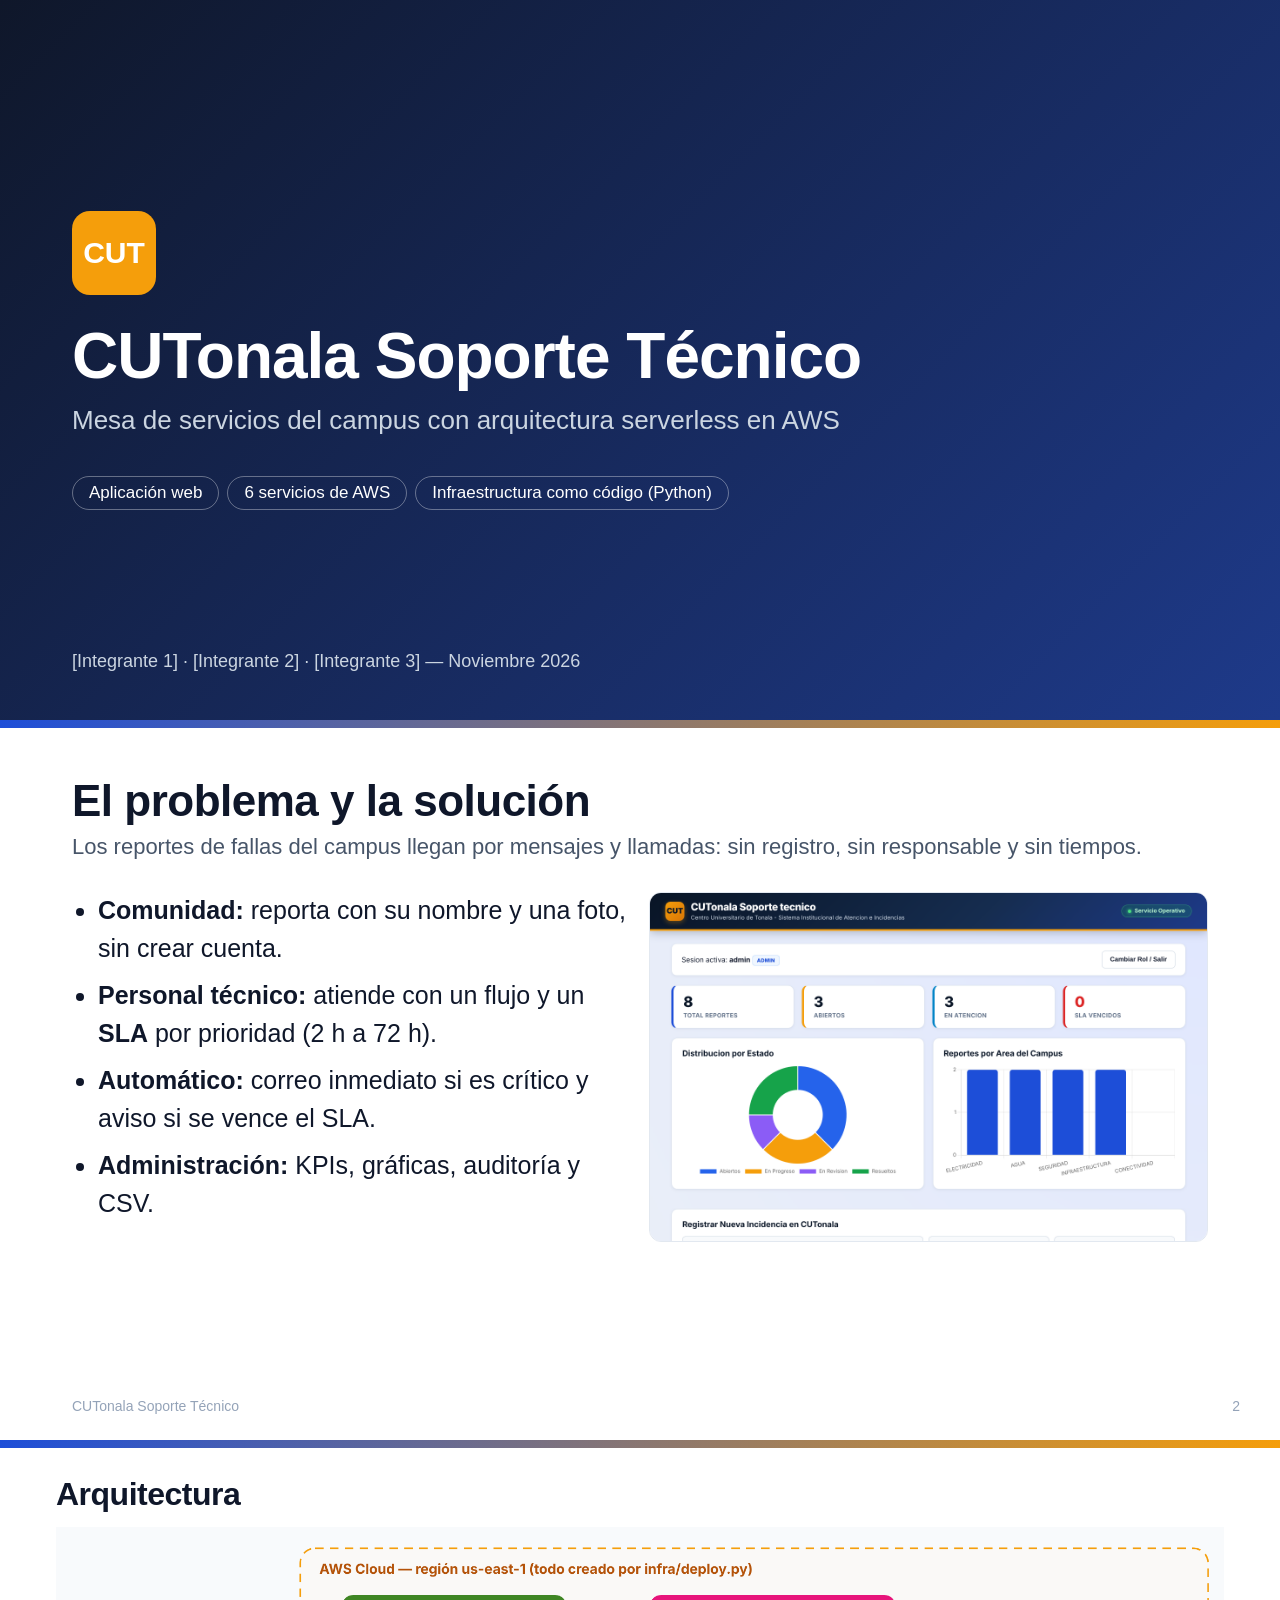
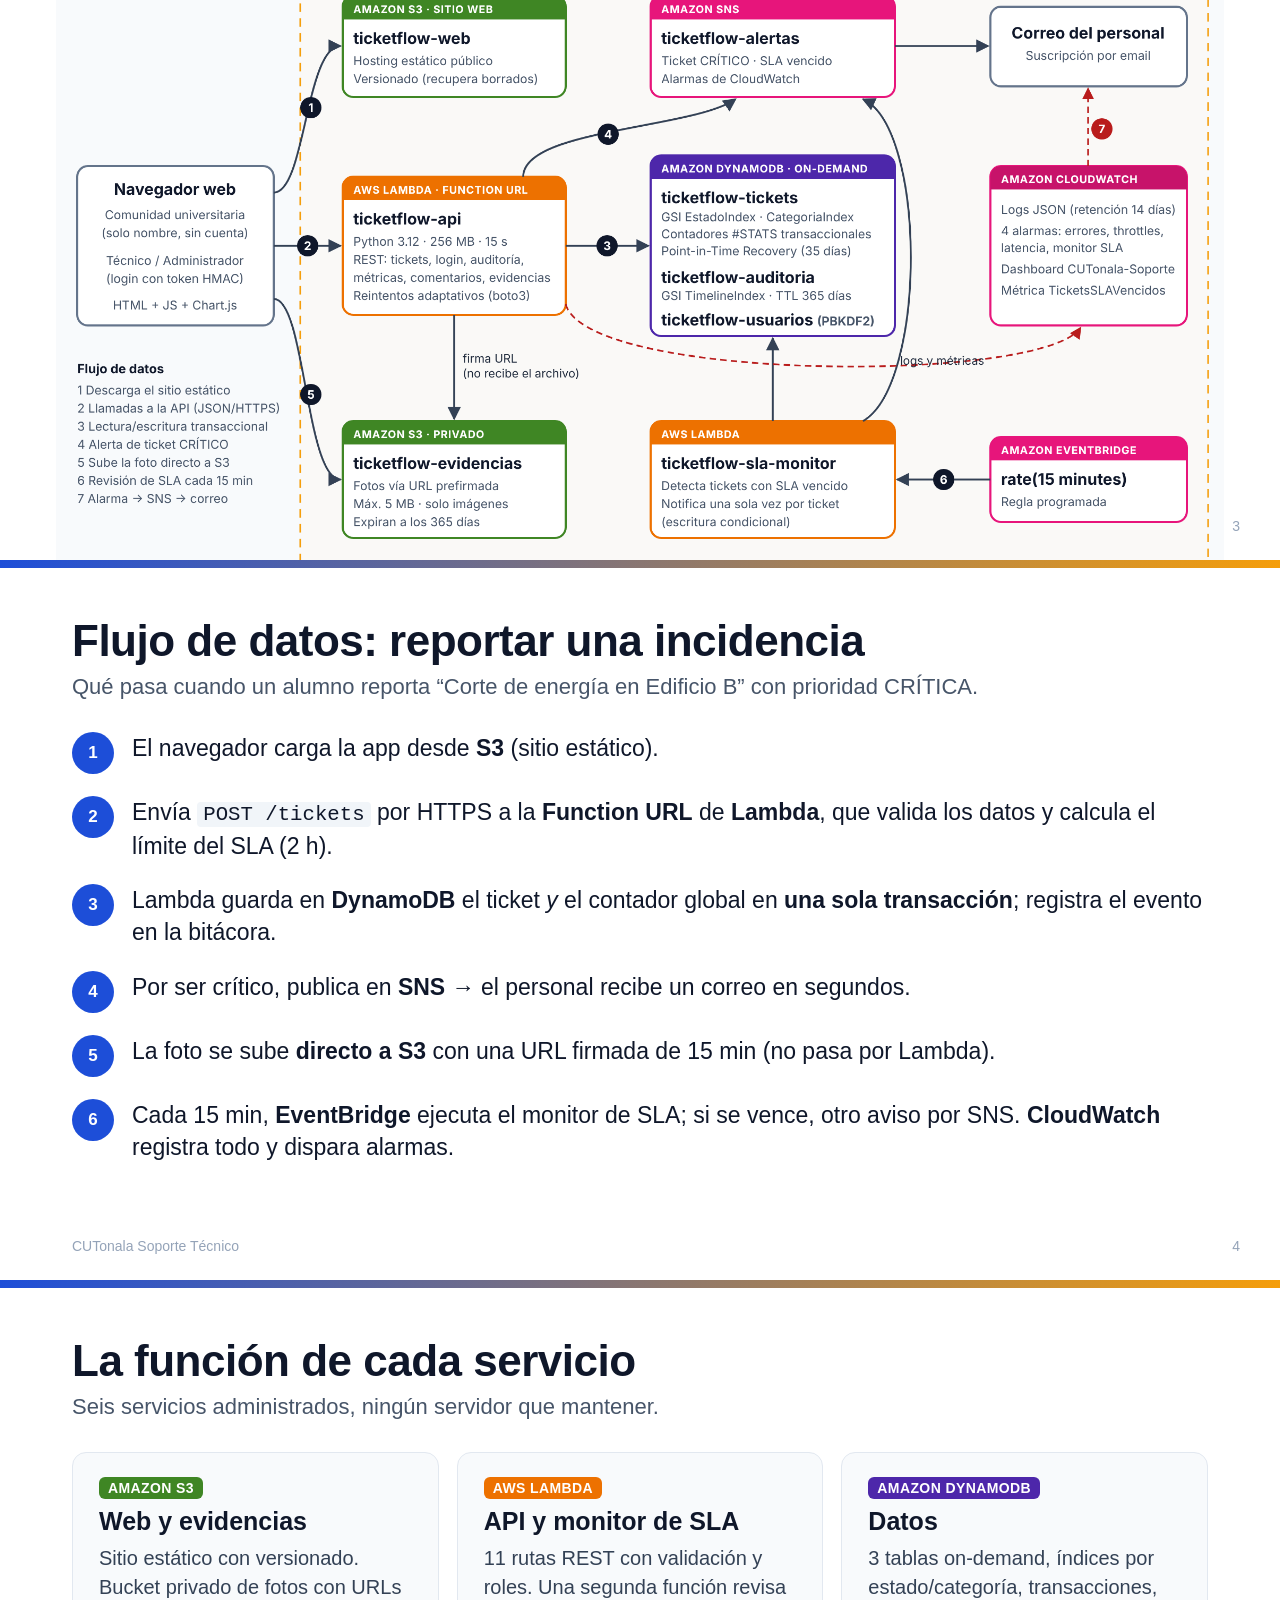
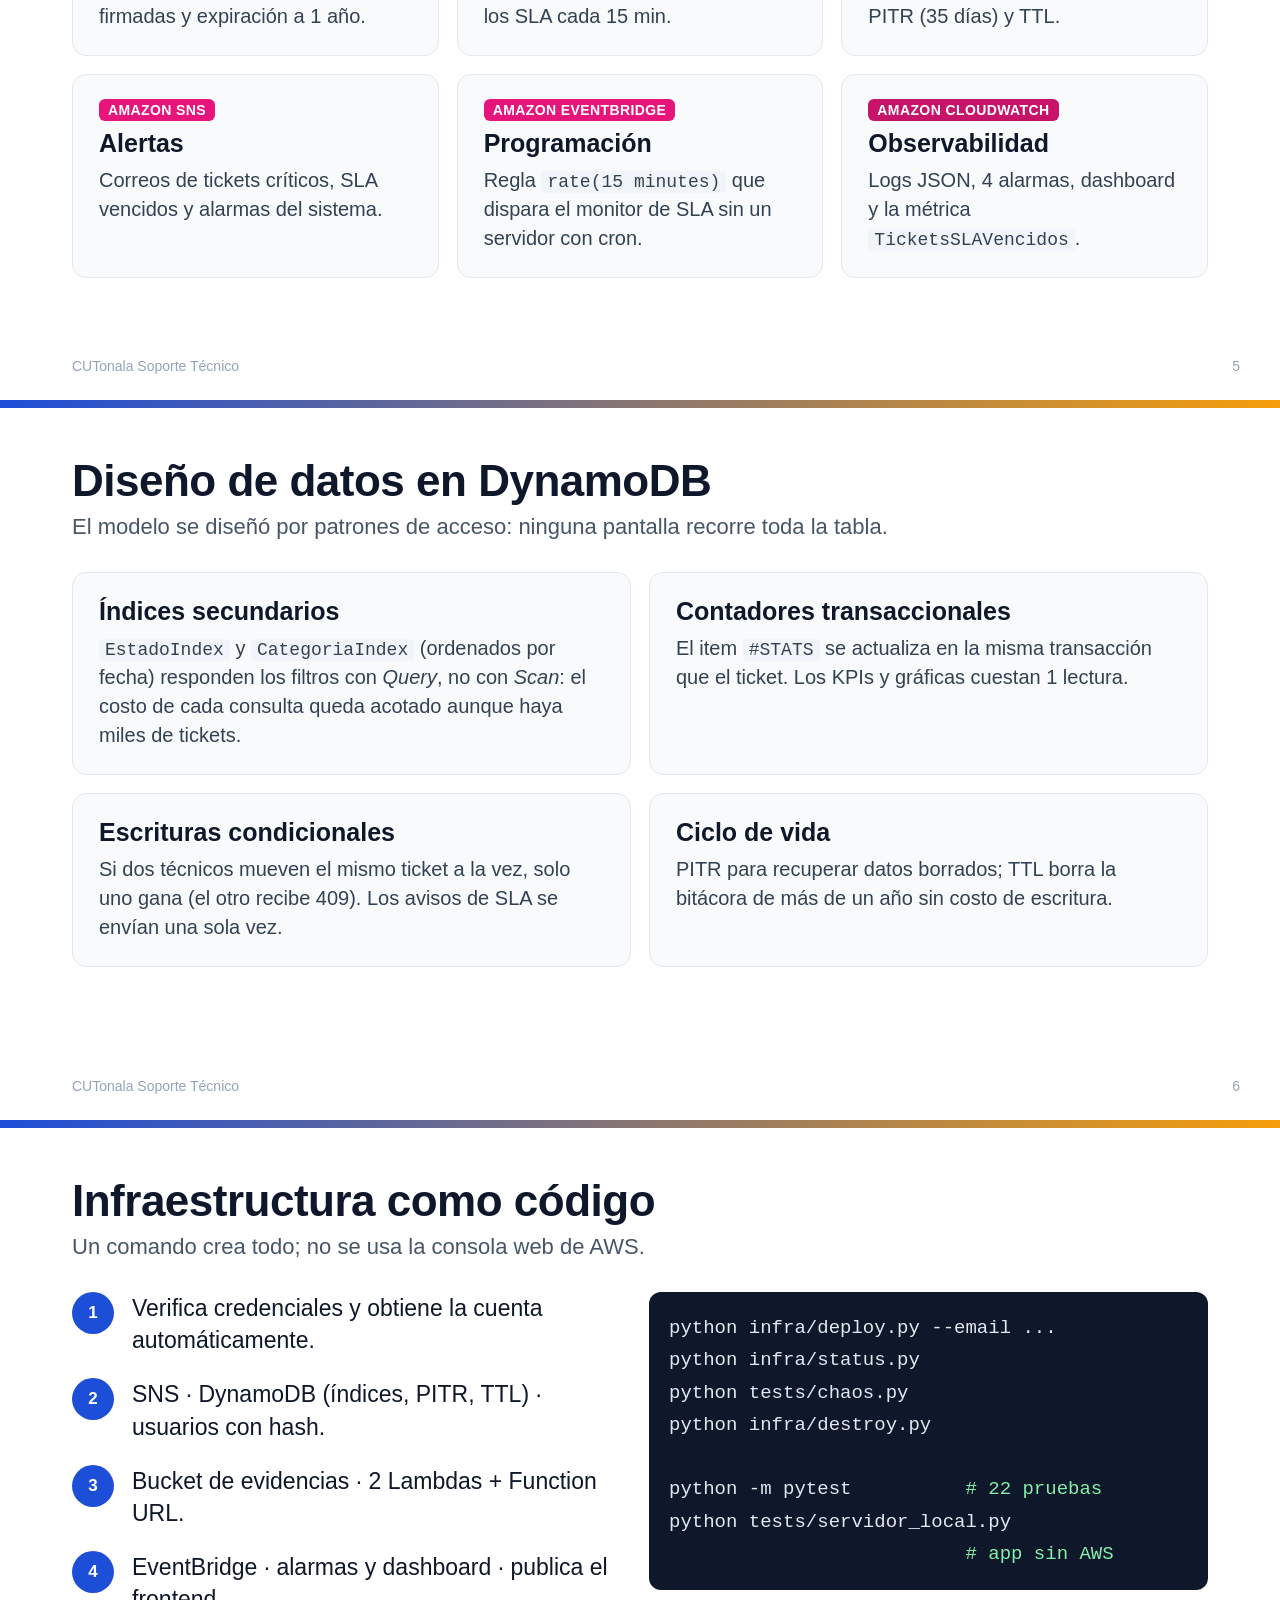
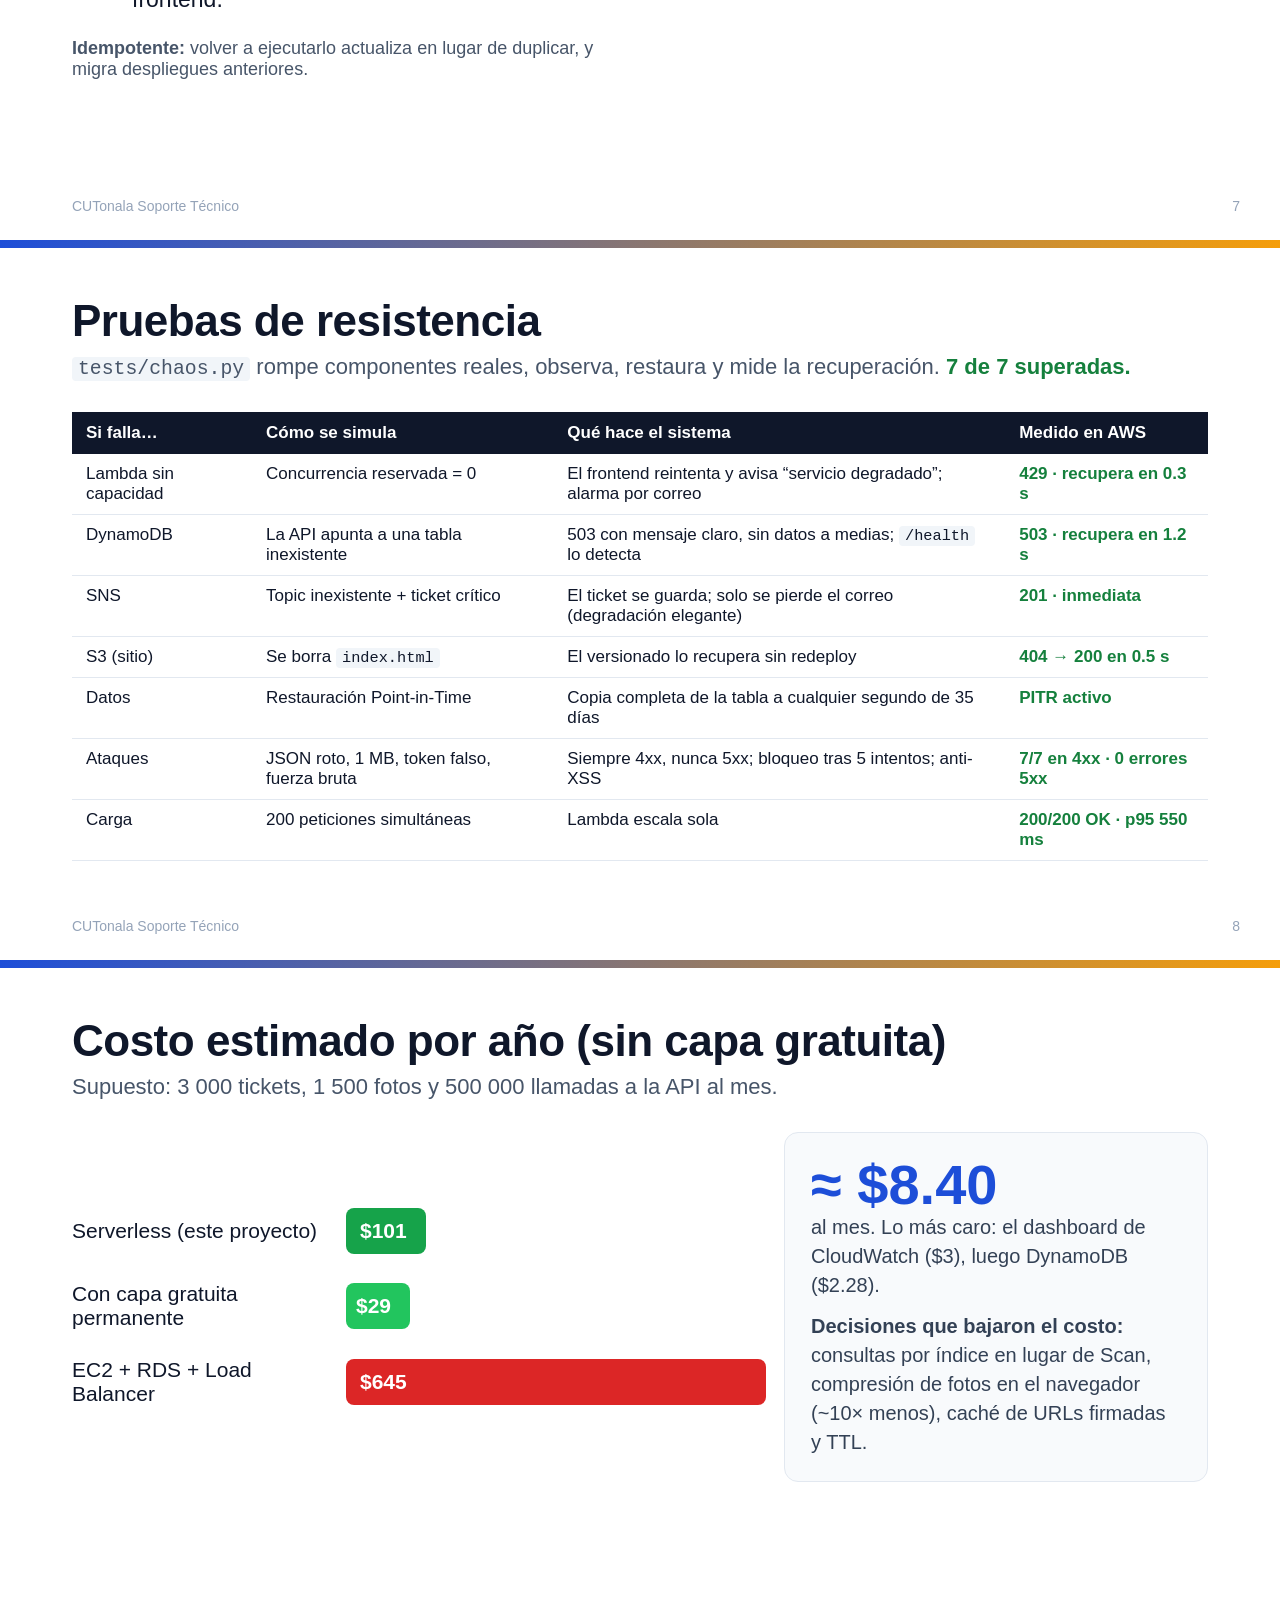
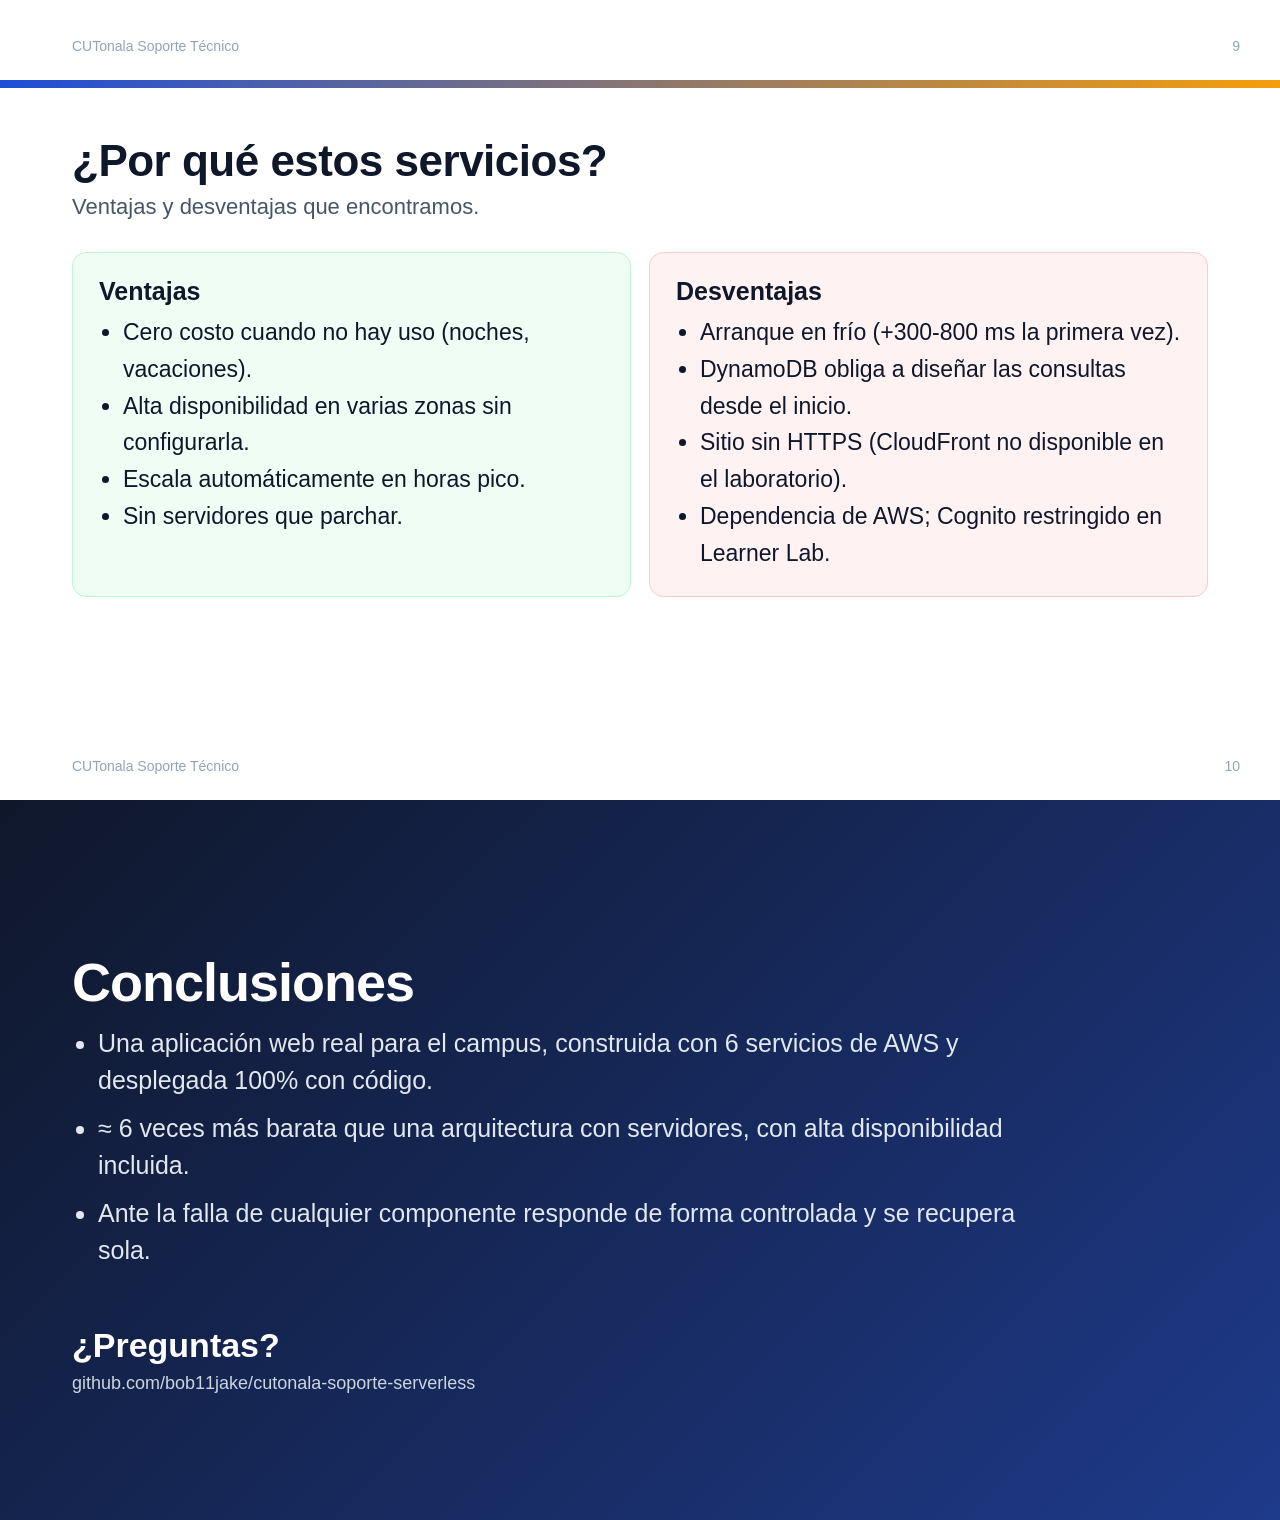
<file: docs/fuentes/presentacion.html>
<!DOCTYPE html>
<html lang="es">
<head>
<meta charset="UTF-8">
<title>Presentación — CUTonala Soporte Técnico</title>
<style>
  @page { size: 1280px 720px; margin: 0; }
  * { box-sizing: border-box; }
  body { margin: 0; font-family: "Inter", "Segoe UI", Helvetica, Arial, sans-serif; color: #0f172a; }
  .slide { width: 1280px; height: 720px; padding: 56px 72px; position: relative; overflow: hidden; break-after: page; background: #fff; }
  .slide:last-child { break-after: auto; }
  .slide h2 { font-size: 44px; margin: 0 0 8px; letter-spacing: -0.5px; }
  .slide .bajada { font-size: 22px; color: #475569; margin: 0 0 32px; }
  .num { position: absolute; bottom: 26px; right: 40px; font-size: 14px; color: #94a3b8; }
  .marca { position: absolute; bottom: 26px; left: 72px; font-size: 14px; color: #94a3b8; }
  .barra { position: absolute; top: 0; left: 0; right: 0; height: 8px; background: linear-gradient(90deg, #1d4ed8, #f59e0b); }
  ul.grande { font-size: 25px; line-height: 1.5; padding-left: 26px; margin: 0; }
  ul.grande li { margin-bottom: 10px; }
  .grid { display: grid; gap: 18px; }
  .g2 { grid-template-columns: 1fr 1fr; } .g3 { grid-template-columns: repeat(3, 1fr); }
  .card { border: 1px solid #e2e8f0; border-radius: 14px; padding: 24px 26px; background: #f8fafc; }
  .card h3 { margin: 0 0 8px; font-size: 25px; }
  .card p { margin: 0; font-size: 20px; color: #334155; line-height: 1.45; }
  .tag { display: inline-block; font-size: 14px; font-weight: 700; color: #fff; padding: 3px 9px; border-radius: 6px; margin-bottom: 8px; letter-spacing: .4px; }
  .s3 { background: #3f8624; } .lam { background: #ed7100; } .ddb { background: #4d27aa; } .pink { background: #e7157b; } .cw { background: #c7136a; }
  table { border-collapse: collapse; width: 100%; font-size: 17px; }
  th { background: #0f172a; color: #fff; text-align: left; padding: 11px 14px; }
  td { padding: 10px 14px; border-bottom: 1px solid #e2e8f0; vertical-align: top; }
  code { font-family: Consolas, Menlo, monospace; background: #f1f5f9; padding: 1px 6px; border-radius: 4px; font-size: .9em; }
  .portada { background: linear-gradient(135deg, #0f172a 0%, #1e3a8a 100%); color: #fff; display: flex; flex-direction: column; justify-content: center; }
  .portada h1 { font-size: 64px; margin: 24px 0 12px; letter-spacing: -1px; }
  .portada .sub { font-size: 26px; color: #cbd5e1; }
  .logo { width: 84px; height: 84px; border-radius: 18px; background: #f59e0b; display: flex; align-items: center; justify-content: center; font-weight: 800; font-size: 30px; }
  .chips span { display: inline-block; border: 1px solid rgba(255,255,255,.35); border-radius: 30px; padding: 6px 16px; margin: 6px 8px 0 0; font-size: 17px; }
  .paso { display: flex; gap: 18px; align-items: flex-start; margin-bottom: 22px; }
  .paso b.n { flex: none; width: 42px; height: 42px; border-radius: 50%; background: #1d4ed8; color: #fff; display: flex; align-items: center; justify-content: center; font-size: 17px; }
  .paso div { font-size: 23px; line-height: 1.4; }
  .ok { color: #15803d; font-weight: 700; }
  .barras .fila { display: flex; align-items: center; gap: 14px; margin: 28px 0; font-size: 21px; }
  .barras .et { width: 260px; }
  .barras .b { height: 46px; border-radius: 8px; display: flex; align-items: center; padding-left: 14px; color: #fff; font-weight: 700; }
  .grande-num { font-size: 56px; font-weight: 800; color: #1d4ed8; line-height: 1; }
  img.full { width: 100%; border-radius: 12px; border: 1px solid #e2e8f0; }
</style>
</head>
<body>

<!-- 1 -->
<section class="slide portada">
  <div class="logo">CUT</div>
  <h1>CUTonala Soporte Técnico</h1>
  <div class="sub">Mesa de servicios del campus con arquitectura serverless en AWS</div>
  <div class="chips" style="margin-top:34px">
    <span>Aplicación web</span><span>6 servicios de AWS</span><span>Infraestructura como código (Python)</span>
  </div>
  <div style="position:absolute;bottom:48px;left:72px;font-size:18px;color:#cbd5e1">[Integrante 1] · [Integrante 2] · [Integrante 3] — Noviembre 2026</div>
</section>

<!-- 2 -->
<section class="slide"><div class="barra"></div>
  <h2>El problema y la solución</h2>
  <p class="bajada">Los reportes de fallas del campus llegan por mensajes y llamadas: sin registro, sin responsable y sin tiempos.</p>
  <div class="grid g2" style="align-items:start">
    <ul class="grande">
      <li><b>Comunidad:</b> reporta con su nombre y una foto, sin crear cuenta.</li>
      <li><b>Personal técnico:</b> atiende con un flujo y un <b>SLA</b> por prioridad (2 h a 72 h).</li>
      <li><b>Automático:</b> correo inmediato si es crítico y aviso si se vence el SLA.</li>
      <li><b>Administración:</b> KPIs, gráficas, auditoría y CSV.</li>
    </ul>
    <img class="full" src="../capturas/dashboard.png" alt="Panel de administración">
  </div>
  <div class="marca">CUTonala Soporte Técnico</div><div class="num">2</div>
</section>

<!-- 3 -->
<section class="slide" style="padding:36px 56px"><div class="barra"></div>
  <h2 style="font-size:32px">Arquitectura</h2>
  <img src="../arquitectura.png" style="width:100%;margin-top:6px" alt="Diagrama de arquitectura">
  <div class="num">3</div>
</section>

<!-- 4 -->
<section class="slide"><div class="barra"></div>
  <h2>Flujo de datos: reportar una incidencia</h2>
  <p class="bajada">Qué pasa cuando un alumno reporta “Corte de energía en Edificio B” con prioridad CRÍTICA.</p>
  <div class="paso"><b class="n">1</b><div>El navegador carga la app desde <b>S3</b> (sitio estático).</div></div>
  <div class="paso"><b class="n">2</b><div>Envía <code>POST /tickets</code> por HTTPS a la <b>Function URL</b> de <b>Lambda</b>, que valida los datos y calcula el límite del SLA (2 h).</div></div>
  <div class="paso"><b class="n">3</b><div>Lambda guarda en <b>DynamoDB</b> el ticket <i>y</i> el contador global en <b>una sola transacción</b>; registra el evento en la bitácora.</div></div>
  <div class="paso"><b class="n">4</b><div>Por ser crítico, publica en <b>SNS</b> → el personal recibe un correo en segundos.</div></div>
  <div class="paso"><b class="n">5</b><div>La foto se sube <b>directo a S3</b> con una URL firmada de 15 min (no pasa por Lambda).</div></div>
  <div class="paso"><b class="n">6</b><div>Cada 15 min, <b>EventBridge</b> ejecuta el monitor de SLA; si se vence, otro aviso por SNS. <b>CloudWatch</b> registra todo y dispara alarmas.</div></div>
  <div class="marca">CUTonala Soporte Técnico</div><div class="num">4</div>
</section>

<!-- 5 -->
<section class="slide"><div class="barra"></div>
  <h2>La función de cada servicio</h2>
  <p class="bajada">Seis servicios administrados, ningún servidor que mantener.</p>
  <div class="grid g3">
    <div class="card"><span class="tag s3">AMAZON S3</span><h3>Web y evidencias</h3><p>Sitio estático con versionado. Bucket privado de fotos con URLs firmadas y expiración a 1 año.</p></div>
    <div class="card"><span class="tag lam">AWS LAMBDA</span><h3>API y monitor de SLA</h3><p>11 rutas REST con validación y roles. Una segunda función revisa los SLA cada 15 min.</p></div>
    <div class="card"><span class="tag ddb">AMAZON DYNAMODB</span><h3>Datos</h3><p>3 tablas on-demand, índices por estado/categoría, transacciones, PITR (35 días) y TTL.</p></div>
    <div class="card"><span class="tag pink">AMAZON SNS</span><h3>Alertas</h3><p>Correos de tickets críticos, SLA vencidos y alarmas del sistema.</p></div>
    <div class="card"><span class="tag pink">AMAZON EVENTBRIDGE</span><h3>Programación</h3><p>Regla <code>rate(15 minutes)</code> que dispara el monitor de SLA sin un servidor con cron.</p></div>
    <div class="card"><span class="tag cw">AMAZON CLOUDWATCH</span><h3>Observabilidad</h3><p>Logs JSON, 4 alarmas, dashboard y la métrica <code>TicketsSLAVencidos</code>.</p></div>
  </div>
  <div class="marca">CUTonala Soporte Técnico</div><div class="num">5</div>
</section>

<!-- 6 -->
<section class="slide"><div class="barra"></div>
  <h2>Diseño de datos en DynamoDB</h2>
  <p class="bajada">El modelo se diseñó por patrones de acceso: ninguna pantalla recorre toda la tabla.</p>
  <div class="grid g2">
    <div class="card"><h3>Índices secundarios</h3><p><code>EstadoIndex</code> y <code>CategoriaIndex</code> (ordenados por fecha) responden los filtros con <i>Query</i>, no con <i>Scan</i>: el costo de cada consulta queda acotado aunque haya miles de tickets.</p></div>
    <div class="card"><h3>Contadores transaccionales</h3><p>El item <code>#STATS</code> se actualiza en la misma transacción que el ticket. Los KPIs y gráficas cuestan 1 lectura.</p></div>
    <div class="card"><h3>Escrituras condicionales</h3><p>Si dos técnicos mueven el mismo ticket a la vez, solo uno gana (el otro recibe 409). Los avisos de SLA se envían una sola vez.</p></div>
    <div class="card"><h3>Ciclo de vida</h3><p>PITR para recuperar datos borrados; TTL borra la bitácora de más de un año sin costo de escritura.</p></div>
  </div>
  <div class="marca">CUTonala Soporte Técnico</div><div class="num">6</div>
</section>

<!-- 7 -->
<section class="slide"><div class="barra"></div>
  <h2>Infraestructura como código</h2>
  <p class="bajada">Un comando crea todo; no se usa la consola web de AWS.</p>
  <div class="grid g2" style="align-items:start">
    <div>
      <div class="paso"><b class="n">1</b><div>Verifica credenciales y obtiene la cuenta automáticamente.</div></div>
      <div class="paso"><b class="n">2</b><div>SNS · DynamoDB (índices, PITR, TTL) · usuarios con hash.</div></div>
      <div class="paso"><b class="n">3</b><div>Bucket de evidencias · 2 Lambdas + Function URL.</div></div>
      <div class="paso"><b class="n">4</b><div>EventBridge · alarmas y dashboard · publica el frontend.</div></div>
      <p style="font-size:18px;color:#475569;margin-top:18px"><b>Idempotente:</b> volver a ejecutarlo actualiza en lugar de duplicar, y migra despliegues anteriores.</p>
    </div>
    <div>
      <pre style="background:#0f172a;color:#e2e8f0;border-radius:12px;padding:20px;font-size:19px;line-height:1.7;margin:0">python infra/deploy.py --email ...
python infra/status.py
python tests/chaos.py
python infra/destroy.py

python -m pytest          <span style="color:#86efac"># 22 pruebas</span>
python tests/servidor_local.py
                          <span style="color:#86efac"># app sin AWS</span></pre>
    </div>
  </div>
  <div class="marca">CUTonala Soporte Técnico</div><div class="num">7</div>
</section>

<!-- 8 -->
<section class="slide"><div class="barra"></div>
  <h2>Pruebas de resistencia</h2>
  <p class="bajada"><code>tests/chaos.py</code> rompe componentes reales, observa, restaura y mide la recuperación. <b class="ok">7 de 7 superadas.</b></p>
  <table>
    <tr><th>Si falla…</th><th>Cómo se simula</th><th>Qué hace el sistema</th><th>Medido en AWS</th></tr>
    <tr><td>Lambda sin capacidad</td><td>Concurrencia reservada = 0</td><td>El frontend reintenta y avisa “servicio degradado”; alarma por correo</td><td class="ok">429 · recupera en 0.3 s</td></tr>
    <tr><td>DynamoDB</td><td>La API apunta a una tabla inexistente</td><td>503 con mensaje claro, sin datos a medias; <code>/health</code> lo detecta</td><td class="ok">503 · recupera en 1.2 s</td></tr>
    <tr><td>SNS</td><td>Topic inexistente + ticket crítico</td><td>El ticket se guarda; solo se pierde el correo (degradación elegante)</td><td class="ok">201 · inmediata</td></tr>
    <tr><td>S3 (sitio)</td><td>Se borra <code>index.html</code></td><td>El versionado lo recupera sin redeploy</td><td class="ok">404 → 200 en 0.5 s</td></tr>
    <tr><td>Datos</td><td>Restauración Point-in-Time</td><td>Copia completa de la tabla a cualquier segundo de 35 días</td><td class="ok">PITR activo</td></tr>
    <tr><td>Ataques</td><td>JSON roto, 1 MB, token falso, fuerza bruta</td><td>Siempre 4xx, nunca 5xx; bloqueo tras 5 intentos; anti-XSS</td><td class="ok">7/7 en 4xx · 0 errores 5xx</td></tr>
    <tr><td>Carga</td><td>200 peticiones simultáneas</td><td>Lambda escala sola</td><td class="ok">200/200 OK · p95 550 ms</td></tr>
  </table>
  <div class="marca">CUTonala Soporte Técnico</div><div class="num">8</div>
</section>

<!-- 9 -->
<section class="slide"><div class="barra"></div>
  <h2>Costo estimado por año (sin capa gratuita)</h2>
  <p class="bajada">Supuesto: 3 000 tickets, 1 500 fotos y 500 000 llamadas a la API al mes.</p>
  <div class="grid g2" style="grid-template-columns: 1.4fr 1fr; align-items:center">
    <div class="barras">
      <div class="fila"><span class="et">Serverless (este proyecto)</span><div class="b" style="width:80px;background:#16a34a">$101</div></div>
      <div class="fila"><span class="et">Con capa gratuita permanente</span><div class="b" style="width:64px;background:#22c55e;padding-left:10px">$29</div></div>
      <div class="fila"><span class="et">EC2 + RDS + Load Balancer</span><div class="b" style="width:420px;background:#dc2626">$645</div></div>
    </div>
    <div class="card">
      <div class="grande-num">≈ $8.40</div><p style="margin-bottom:12px">al mes. Lo más caro: el dashboard de CloudWatch ($3), luego DynamoDB ($2.28).</p>
      <p><b>Decisiones que bajaron el costo:</b> consultas por índice en lugar de Scan, compresión de fotos en el navegador (~10× menos), caché de URLs firmadas y TTL.</p>
    </div>
  </div>
  <div class="marca">CUTonala Soporte Técnico</div><div class="num">9</div>
</section>

<!-- 10 -->
<section class="slide"><div class="barra"></div>
  <h2>¿Por qué estos servicios?</h2>
  <p class="bajada">Ventajas y desventajas que encontramos.</p>
  <div class="grid g2">
    <div class="card" style="background:#f0fdf4;border-color:#bbf7d0"><h3>Ventajas</h3><ul style="font-size:23px;line-height:1.6;padding-left:24px;margin:8px 0 0">
      <li>Cero costo cuando no hay uso (noches, vacaciones).</li>
      <li>Alta disponibilidad en varias zonas sin configurarla.</li>
      <li>Escala automáticamente en horas pico.</li>
      <li>Sin servidores que parchar.</li></ul></div>
    <div class="card" style="background:#fef2f2;border-color:#fecaca"><h3>Desventajas</h3><ul style="font-size:23px;line-height:1.6;padding-left:24px;margin:8px 0 0">
      <li>Arranque en frío (+300-800 ms la primera vez).</li>
      <li>DynamoDB obliga a diseñar las consultas desde el inicio.</li>
      <li>Sitio sin HTTPS (CloudFront no disponible en el laboratorio).</li>
      <li>Dependencia de AWS; Cognito restringido en Learner Lab.</li></ul></div>
  </div>
  <div class="marca">CUTonala Soporte Técnico</div><div class="num">10</div>
</section>

<!-- 11 -->
<section class="slide portada">
  <h1 style="font-size:54px">Conclusiones</h1>
  <ul class="grande" style="color:#e2e8f0;max-width:1000px">
    <li>Una aplicación web real para el campus, construida con 6 servicios de AWS y desplegada 100% con código.</li>
    <li>≈ 6 veces más barata que una arquitectura con servidores, con alta disponibilidad incluida.</li>
    <li>Ante la falla de cualquier componente responde de forma controlada y se recupera sola.</li>
  </ul>
  <div style="margin-top:46px;font-size:34px;font-weight:700">¿Preguntas?</div>
  <div style="font-size:18px;color:#cbd5e1;margin-top:8px">github.com/bob11jake/cutonala-soporte-serverless</div>
</section>

</body>
</html>
</file>
